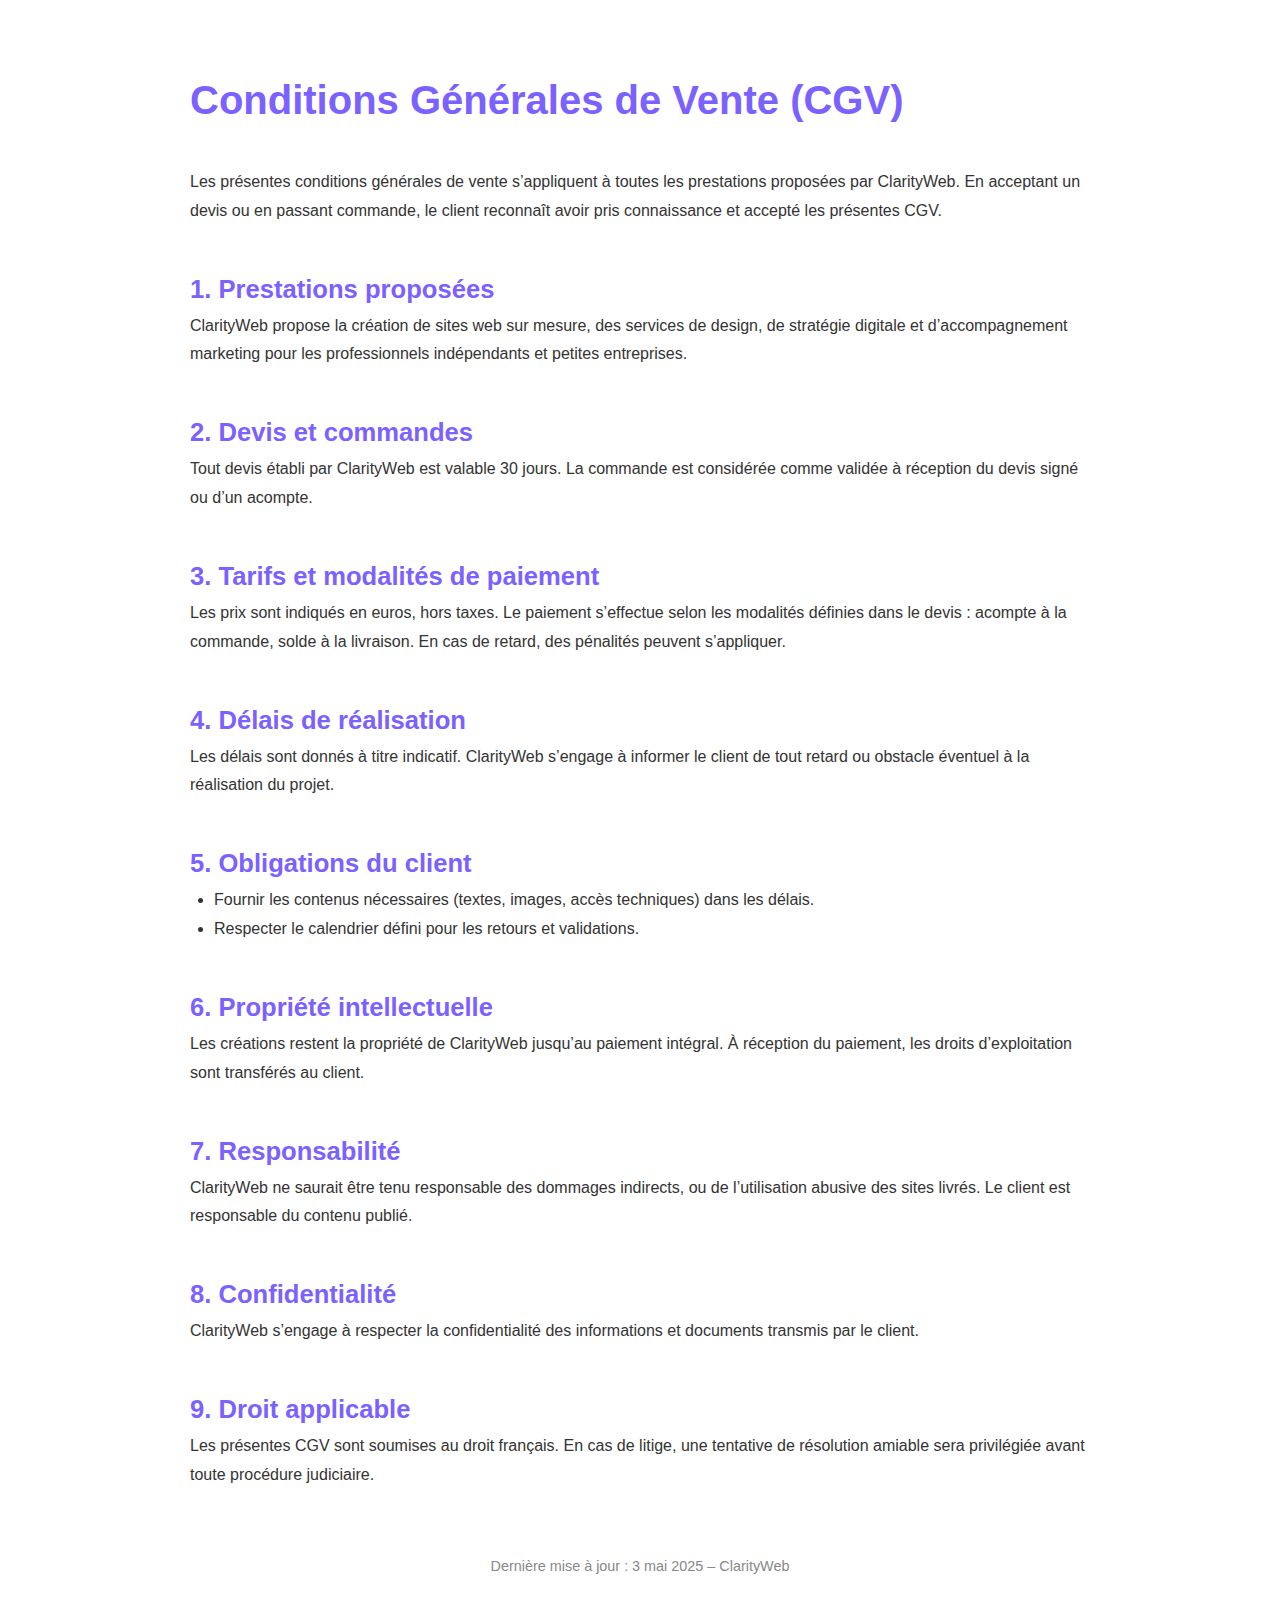
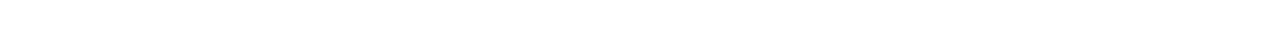
<file: cgv.html>
<!DOCTYPE html>
<html lang="fr">
<head>
  <meta charset="UTF-8">
  <meta name="viewport" content="width=device-width, initial-scale=1.0">
  <title>Conditions Générales de Vente – ClarityWeb</title>
  <link rel="stylesheet" href="style.css">
  <style>
    body {
      font-family: 'Inter', sans-serif;
      background: #fff;
      color: #333;
      padding: 4rem 1rem;
      line-height: 1.8;
    }
    .container {
      max-width: 900px;
      margin: auto;
    }
    h1, h2, h3 {
      color: #7b61ff;
    }
    h1 {
      font-size: 2.5rem;
      margin-bottom: 2rem;
    }
    h2 {
      margin-top: 2.5rem;
      font-size: 1.6rem;
    }
    p {
      margin-bottom: 1.2rem;
    }
    ul {
      padding-left: 1.5rem;
      margin-bottom: 1.2rem;
    }
    footer {
      text-align: center;
      margin-top: 4rem;
      color: #888;
      font-size: 0.9rem;
    }
  </style>
</head>
<body>
  <div class="container">
    <h1>Conditions Générales de Vente (CGV)</h1>

    <p>Les présentes conditions générales de vente s’appliquent à toutes les prestations proposées par ClarityWeb. En acceptant un devis ou en passant commande, le client reconnaît avoir pris connaissance et accepté les présentes CGV.</p>

    <h2>1. Prestations proposées</h2>
    <p>ClarityWeb propose la création de sites web sur mesure, des services de design, de stratégie digitale et d’accompagnement marketing pour les professionnels indépendants et petites entreprises.</p>

    <h2>2. Devis et commandes</h2>
    <p>Tout devis établi par ClarityWeb est valable 30 jours. La commande est considérée comme validée à réception du devis signé ou d’un acompte.</p>

    <h2>3. Tarifs et modalités de paiement</h2>
    <p>Les prix sont indiqués en euros, hors taxes. Le paiement s’effectue selon les modalités définies dans le devis : acompte à la commande, solde à la livraison. En cas de retard, des pénalités peuvent s’appliquer.</p>

    <h2>4. Délais de réalisation</h2>
    <p>Les délais sont donnés à titre indicatif. ClarityWeb s’engage à informer le client de tout retard ou obstacle éventuel à la réalisation du projet.</p>

    <h2>5. Obligations du client</h2>
    <ul>
      <li>Fournir les contenus nécessaires (textes, images, accès techniques) dans les délais.</li>
      <li>Respecter le calendrier défini pour les retours et validations.</li>
    </ul>

    <h2>6. Propriété intellectuelle</h2>
    <p>Les créations restent la propriété de ClarityWeb jusqu’au paiement intégral. À réception du paiement, les droits d’exploitation sont transférés au client.</p>

    <h2>7. Responsabilité</h2>
    <p>ClarityWeb ne saurait être tenu responsable des dommages indirects, ou de l’utilisation abusive des sites livrés. Le client est responsable du contenu publié.</p>

    <h2>8. Confidentialité</h2>
    <p>ClarityWeb s’engage à respecter la confidentialité des informations et documents transmis par le client.</p>

    <h2>9. Droit applicable</h2>
    <p>Les présentes CGV sont soumises au droit français. En cas de litige, une tentative de résolution amiable sera privilégiée avant toute procédure judiciaire.</p>

    <footer>
      Dernière mise à jour : 3 mai 2025 – ClarityWeb
    </footer>
  </div>
</body>
</html>
</file>
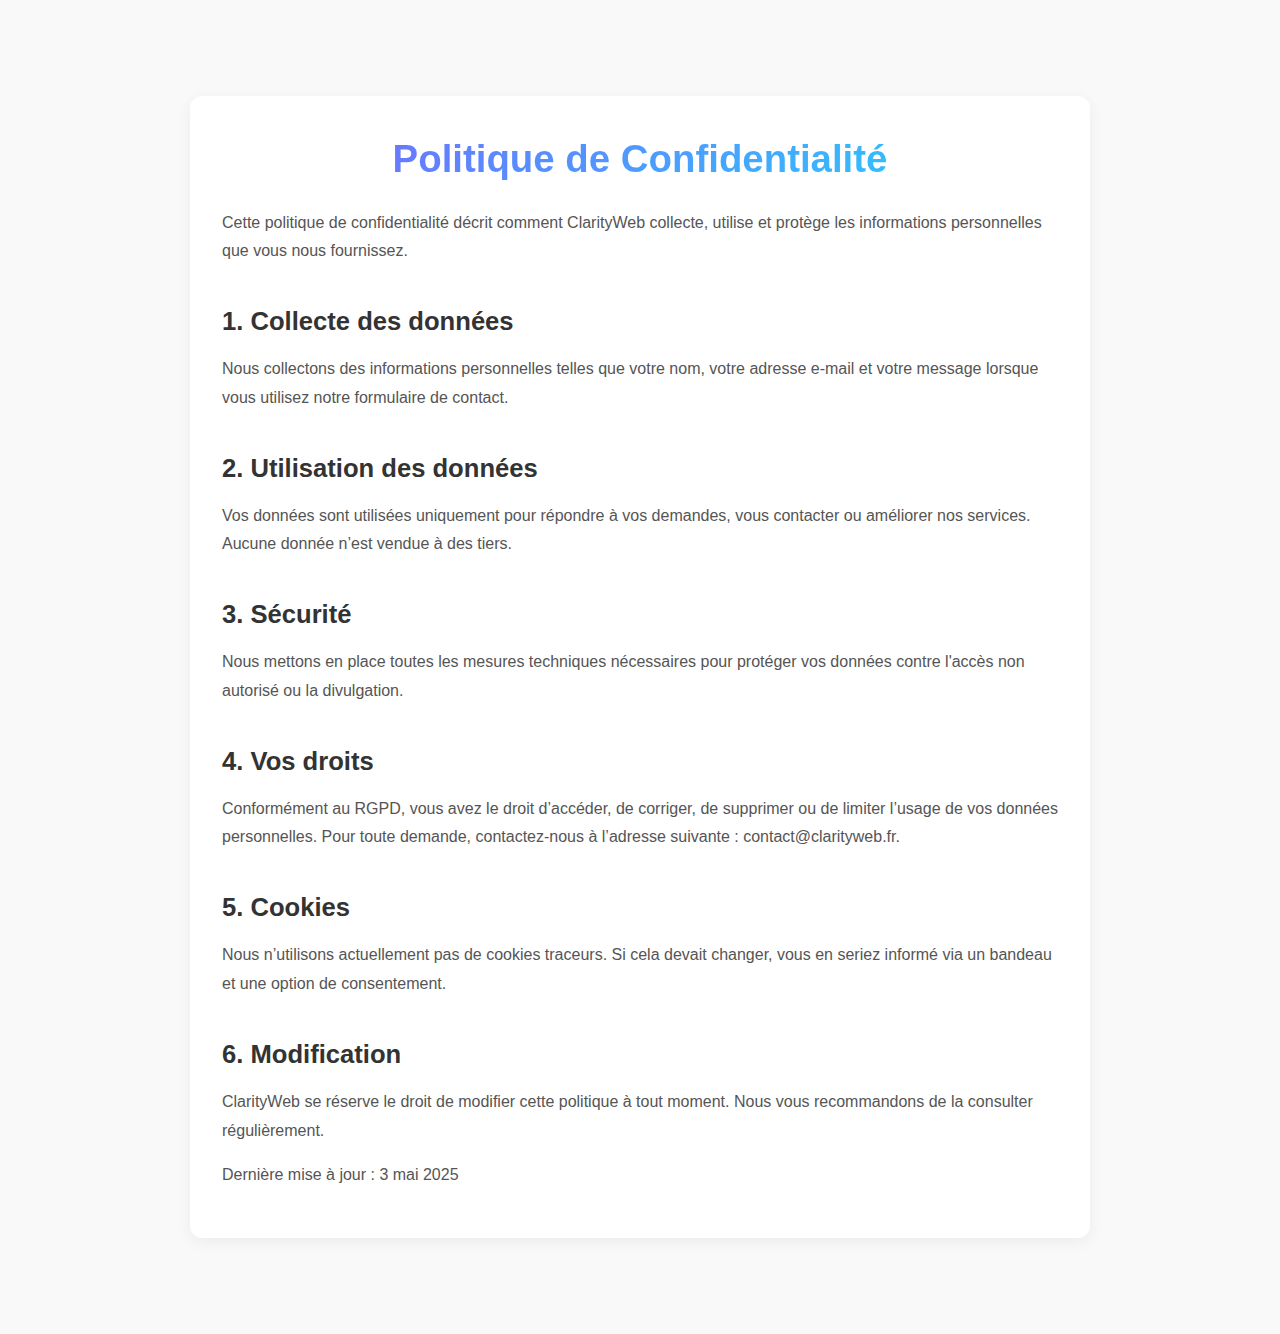
<file: confidentialite.html>
<!DOCTYPE html>
<html lang="fr">
<head>
  <meta charset="UTF-8" />
  <meta name="viewport" content="width=device-width, initial-scale=1.0" />
  <title>Politique de Confidentialité – ClarityWeb</title>
  <link rel="stylesheet" href="confidentialite.css" />
  <style>
    .legal-container {
      max-width: 900px;
      margin: 4rem auto;
      padding: 2rem;
      background-color: #fff;
      border-radius: 12px;
      box-shadow: 0 4px 16px rgba(0, 0, 0, 0.06);
    }
    .legal-container h1 {
      font-size: 2.4rem;
      margin-bottom: 1.2rem;
      color: #7b61ff;
    }
    .legal-container h2 {
      font-size: 1.6rem;
      margin-top: 2.2rem;
      margin-bottom: 0.8rem;
      color: #333;
    }
    .legal-container p {
      line-height: 1.8;
      color: #555;
      margin-bottom: 1rem;
    }
    .legal-container ul {
      margin-bottom: 1.5rem;
      padding-left: 1.5rem;
    }
    .legal-container li {
      margin-bottom: 0.8rem;
      color: #555;
    }
  </style>
</head>
<body>
  <main class="legal-container">
    <h1>Politique de Confidentialité</h1>

    <p>Cette politique de confidentialité décrit comment ClarityWeb collecte, utilise et protège les informations personnelles que vous nous fournissez.</p>

    <h2>1. Collecte des données</h2>
    <p>Nous collectons des informations personnelles telles que votre nom, votre adresse e-mail et votre message lorsque vous utilisez notre formulaire de contact.</p>

    <h2>2. Utilisation des données</h2>
    <p>Vos données sont utilisées uniquement pour répondre à vos demandes, vous contacter ou améliorer nos services. Aucune donnée n’est vendue à des tiers.</p>

    <h2>3. Sécurité</h2>
    <p>Nous mettons en place toutes les mesures techniques nécessaires pour protéger vos données contre l'accès non autorisé ou la divulgation.</p>

    <h2>4. Vos droits</h2>
    <p>Conformément au RGPD, vous avez le droit d’accéder, de corriger, de supprimer ou de limiter l’usage de vos données personnelles. Pour toute demande, contactez-nous à l’adresse suivante : contact@clarityweb.fr.</p>

    <h2>5. Cookies</h2>
    <p>Nous n’utilisons actuellement pas de cookies traceurs. Si cela devait changer, vous en seriez informé via un bandeau et une option de consentement.</p>

    <h2>6. Modification</h2>
    <p>ClarityWeb se réserve le droit de modifier cette politique à tout moment. Nous vous recommandons de la consulter régulièrement.</p>

    <p>Dernière mise à jour : 3 mai 2025</p>
  </main>
</body>
</html>
</file>
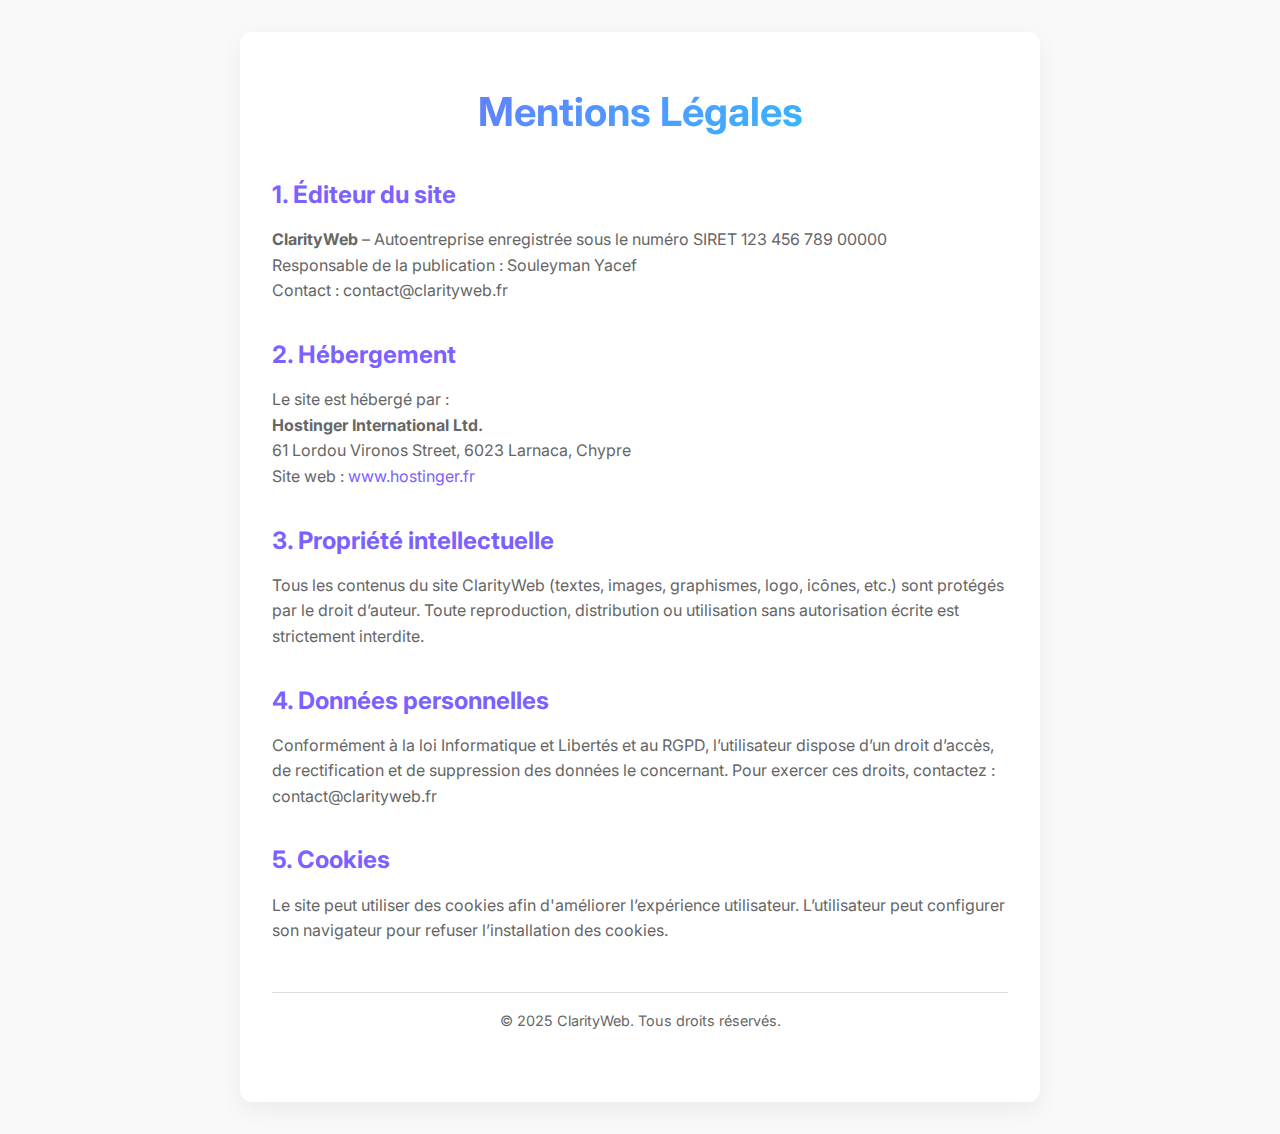
<file: mentions-legales.html>
<!DOCTYPE html>
<html lang="fr">
<head>
  <meta charset="UTF-8">
  <meta name="viewport" content="width=device-width, initial-scale=1.0">
  <title>Mentions Légales - ClarityWeb</title>
  <link rel="stylesheet" href="mentions-legales.css">
  <link href="https://fonts.googleapis.com/css2?family=Inter:wght@400;600;700&display=swap" rel="stylesheet">
</head>
<body>
  <main class="legal-wrapper">
    <h1>Mentions Légales</h1>

    <section>
      <h2>1. Éditeur du site</h2>
      <p><strong>ClarityWeb</strong> – Autoentreprise enregistrée sous le numéro SIRET 123 456 789 00000<br>
      Responsable de la publication : Souleyman Yacef<br>
      Contact : contact@clarityweb.fr</p>
    </section>

    <section>
      <h2>2. Hébergement</h2>
      <p>Le site est hébergé par :<br>
      <strong>Hostinger International Ltd.</strong><br>
      61 Lordou Vironos Street, 6023 Larnaca, Chypre<br>
      Site web : <a href="https://www.hostinger.fr">www.hostinger.fr</a></p>
    </section>

    <section>
      <h2>3. Propriété intellectuelle</h2>
      <p>Tous les contenus du site ClarityWeb (textes, images, graphismes, logo, icônes, etc.) sont protégés par le droit d’auteur. Toute reproduction, distribution ou utilisation sans autorisation écrite est strictement interdite.</p>
    </section>

    <section>
      <h2>4. Données personnelles</h2>
      <p>Conformément à la loi Informatique et Libertés et au RGPD, l’utilisateur dispose d’un droit d’accès, de rectification et de suppression des données le concernant. Pour exercer ces droits, contactez : contact@clarityweb.fr</p>
    </section>

    <section>
      <h2>5. Cookies</h2>
      <p>Le site peut utiliser des cookies afin d'améliorer l’expérience utilisateur. L’utilisateur peut configurer son navigateur pour refuser l’installation des cookies.</p>
    </section>

    <footer class="legal-footer">
      <p>&copy; 2025 ClarityWeb. Tous droits réservés.</p>
    </footer>
  </main>
</body>
</html>
</file>
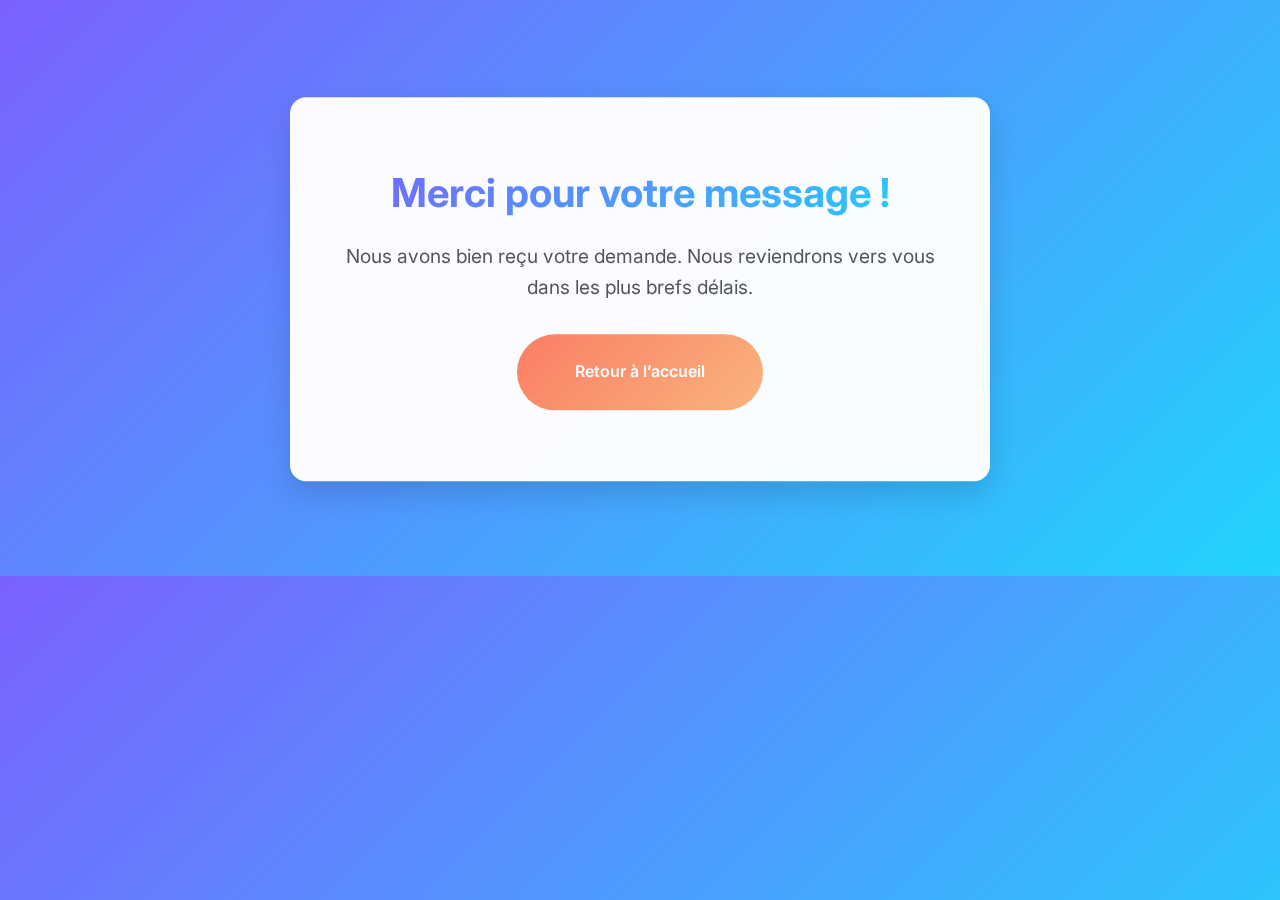
<file: merci.html>
<!DOCTYPE html>
<html lang="fr">
<head>
  <meta charset="UTF-8" />
  <meta name="viewport" content="width=device-width, initial-scale=1.0" />
  <meta name="description" content="ClarityWeb crée des sites web performants pour les indépendants ambitieux : design premium, SEO local, conversion optimisée, accompagnement personnalisé.">
  <meta name="keywords" content="création site web indépendant, site vitrine freelance, agence web indépendant, clarityweb, web design, SEO local, site rapide, site optimisé mobile">
  <meta name="author" content="ClarityWeb">
  <link rel="canonical" href="https://clarityweb.fr/">
  <title>Merci – ClarityWeb</title>
  <link href="https://fonts.googleapis.com/css2?family=Inter:wght@400;600;700&display=swap" rel="stylesheet" />
  <link rel="stylesheet" href="style.css" />
  <style>
    body {
      background: linear-gradient(135deg, #7b61ff, #21d4fd);
      color: white;
      text-align: center;
      padding: 6rem 2rem;
      font-family: 'Inter', sans-serif;
    }
    .merci-container {
      max-width: 700px;
      margin: 0 auto;
      background: white;
      color: #1a1a1a;
      padding: 4rem 2rem;
      border-radius: 16px;
      box-shadow: 0 12px 32px rgba(0, 0, 0, 0.15);
      opacity: 0;
      transform: translateY(50px);
    }
    .merci-container h1 {
      font-size: 2.5rem;
      margin-bottom: 1rem;
      background: linear-gradient(135deg, #7b61ff, #21d4fd);
      -webkit-background-clip: text;
      -webkit-text-fill-color: transparent;
    }
    .merci-container p {
      font-size: 1.2rem;
      margin-bottom: 2rem;
      color: #555;
    }
    .btn-group {
      display: flex;
      justify-content: center;
      gap: 1.5rem;
      flex-wrap: wrap;
    }
    .merci-container a,
    .merci-container button {
      display: inline-block;
      color: white;
      padding: 0.8rem 2rem;
      border-radius: 50px;
      text-decoration: none;
      font-weight: 600;
      transition: background 0.3s ease;
      border: none;
      cursor: pointer;
    }

  </style>
</head>
<body>

  <div class="merci-container" id="merci">
    <h1>Merci pour votre message !</h1>
    <p>Nous avons bien reçu votre demande. Nous reviendrons vers vous dans les plus brefs délais.</p>
    <div class="btn-primary">
      <a href="index.html">Retour à l’accueil</a>
    </div>
  </div>

  <script src="https://cdnjs.cloudflare.com/ajax/libs/gsap/3.12.2/gsap.min.js"></script>
  <script>
    gsap.to("#merci", {
      opacity: 1,
      y: 0,
      duration: 1.2,
      ease: "power3.out"
    });
  </script>

</body>
</html>
</file>
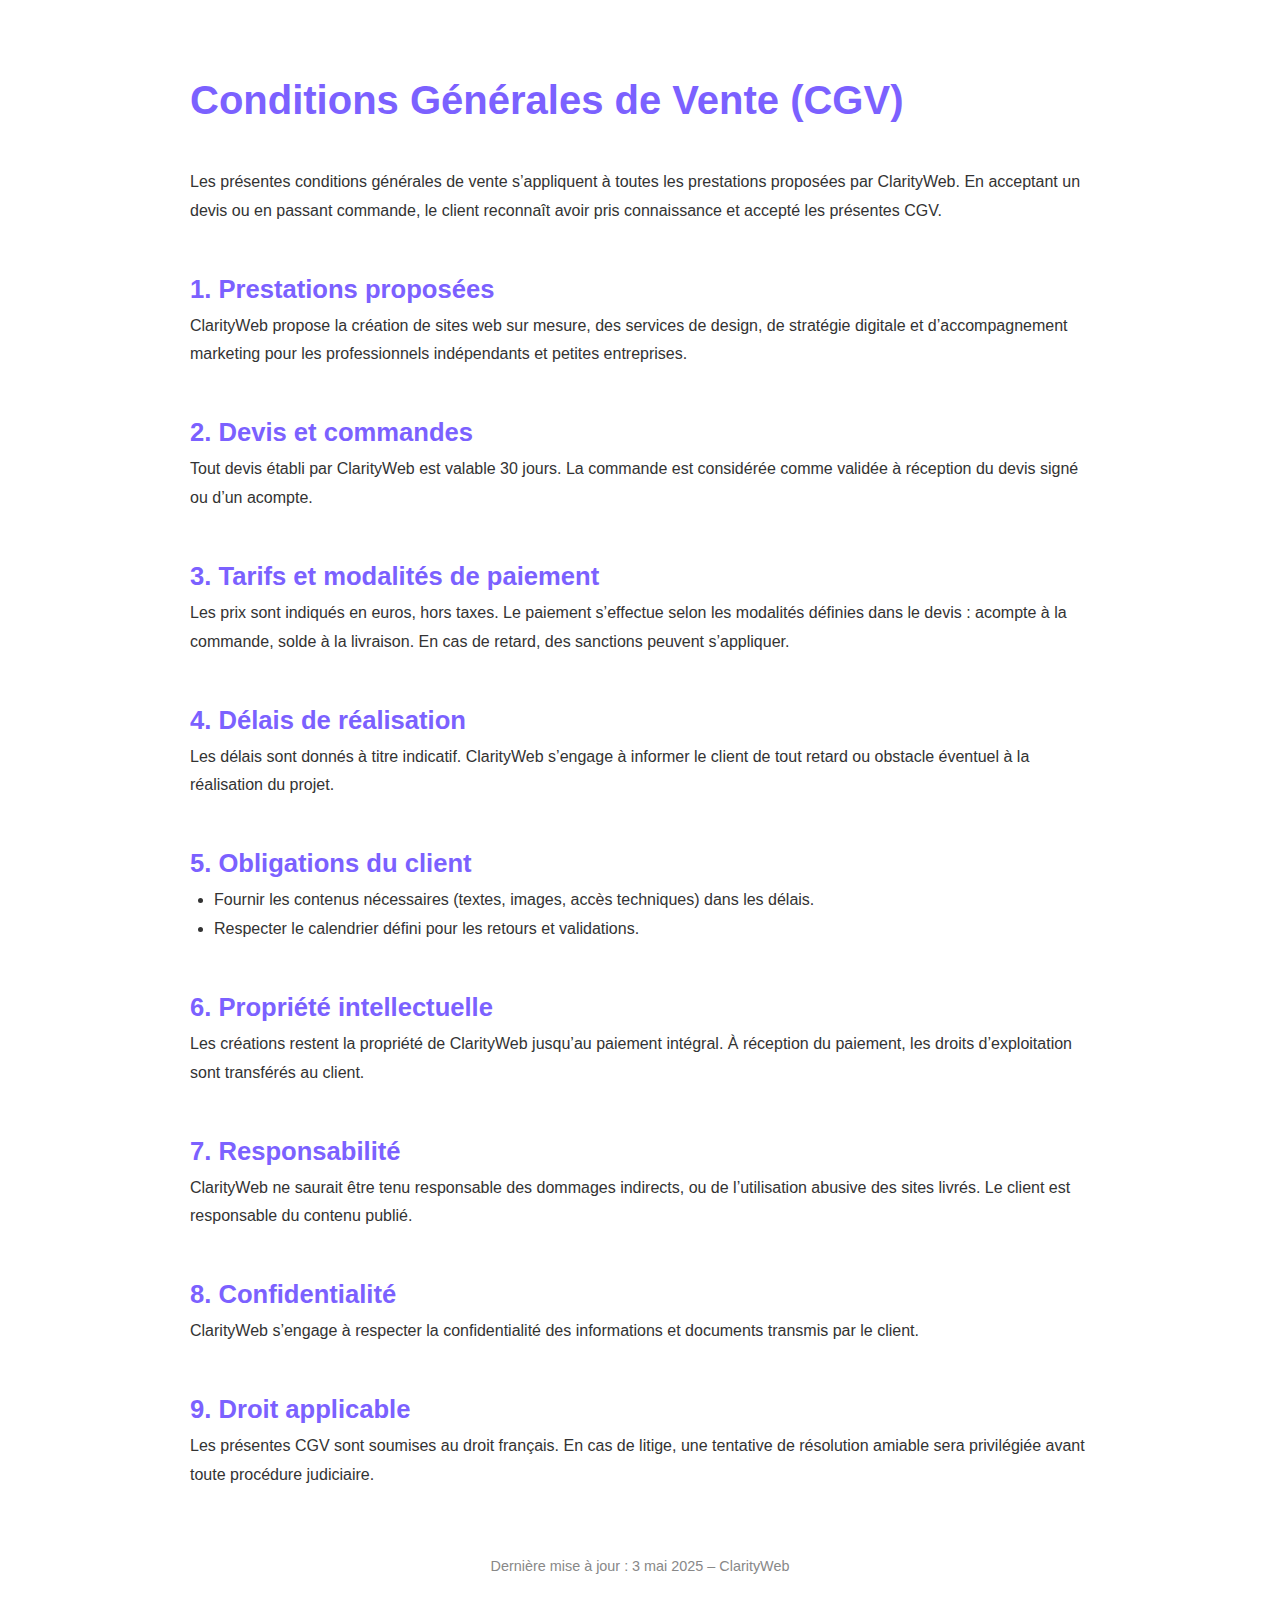
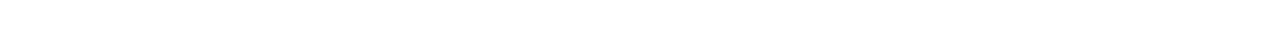
<file: pages/cgv.html>
<!DOCTYPE html>
<html lang="fr">
<head>
  <meta charset="UTF-8">
  <meta name="viewport" content="width=device-width, initial-scale=1.0">
  <meta name="description" content="ClarityWeb crée des sites web performants pour les indépendants ambitieux : design premium, SEO local, conversion optimisée, accompagnement personnalisé.">
  <meta name="keywords" content="création site web indépendant, site vitrine freelance, agence web indépendant, clarityweb, web design, SEO local, site rapide, site optimisé mobile">
  <meta name="author" content="ClarityWeb">
  <link rel="canonical" href="https://clarityweb.fr/">
  <title>Conditions Générales de Vente – ClarityWeb</title>
  <link rel="stylesheet" href="../styles/style.css">
  <style>
    body {
      font-family: 'Inter', sans-serif;
      background: #fff;
      color: #333;
      padding: 4rem 1rem;
      line-height: 1.8;
    }
    .container {
      max-width: 900px;
      margin: auto;
    }
    h1, h2, h3 {
      color: #7b61ff;
    }
    h1 {
      font-size: 2.5rem;
      margin-bottom: 2rem;
    }
    h2 {
      margin-top: 2.5rem;
      font-size: 1.6rem;
    }
    p {
      margin-bottom: 1.2rem;
    }
    ul {
      padding-left: 1.5rem;
      margin-bottom: 1.2rem;
    }
    footer {
      text-align: center;
      margin-top: 4rem;
      color: #888;
      font-size: 0.9rem;
    }
  </style>
</head>
<body>
  <div class="container">
    <h1>Conditions Générales de Vente (CGV)</h1>

    <p>Les présentes conditions générales de vente s’appliquent à toutes les prestations proposées par ClarityWeb. En acceptant un devis ou en passant commande, le client reconnaît avoir pris connaissance et accepté les présentes CGV.</p>

    <h2>1. Prestations proposées</h2>
    <p>ClarityWeb propose la création de sites web sur mesure, des services de design, de stratégie digitale et d’accompagnement marketing pour les professionnels indépendants et petites entreprises.</p>

    <h2>2. Devis et commandes</h2>
    <p>Tout devis établi par ClarityWeb est valable 30 jours. La commande est considérée comme validée à réception du devis signé ou d’un acompte.</p>

    <h2>3. Tarifs et modalités de paiement</h2>
    <p>Les prix sont indiqués en euros, hors taxes. Le paiement s’effectue selon les modalités définies dans le devis : acompte à la commande, solde à la livraison. En cas de retard, des sanctions peuvent s’appliquer.</p>

    <h2>4. Délais de réalisation</h2>
    <p>Les délais sont donnés à titre indicatif. ClarityWeb s’engage à informer le client de tout retard ou obstacle éventuel à la réalisation du projet.</p>

    <h2>5. Obligations du client</h2>
    <ul>
      <li>Fournir les contenus nécessaires (textes, images, accès techniques) dans les délais.</li>
      <li>Respecter le calendrier défini pour les retours et validations.</li>
    </ul>

    <h2>6. Propriété intellectuelle</h2>
    <p>Les créations restent la propriété de ClarityWeb jusqu’au paiement intégral. À réception du paiement, les droits d’exploitation sont transférés au client.</p>

    <h2>7. Responsabilité</h2>
    <p>ClarityWeb ne saurait être tenu responsable des dommages indirects, ou de l’utilisation abusive des sites livrés. Le client est responsable du contenu publié.</p>

    <h2>8. Confidentialité</h2>
    <p>ClarityWeb s’engage à respecter la confidentialité des informations et documents transmis par le client.</p>

    <h2>9. Droit applicable</h2>
    <p>Les présentes CGV sont soumises au droit français. En cas de litige, une tentative de résolution amiable sera privilégiée avant toute procédure judiciaire.</p>

    <footer>
      Dernière mise à jour : 3 mai 2025 – ClarityWeb
    </footer>
  </div>
</body>
</html>
</file>
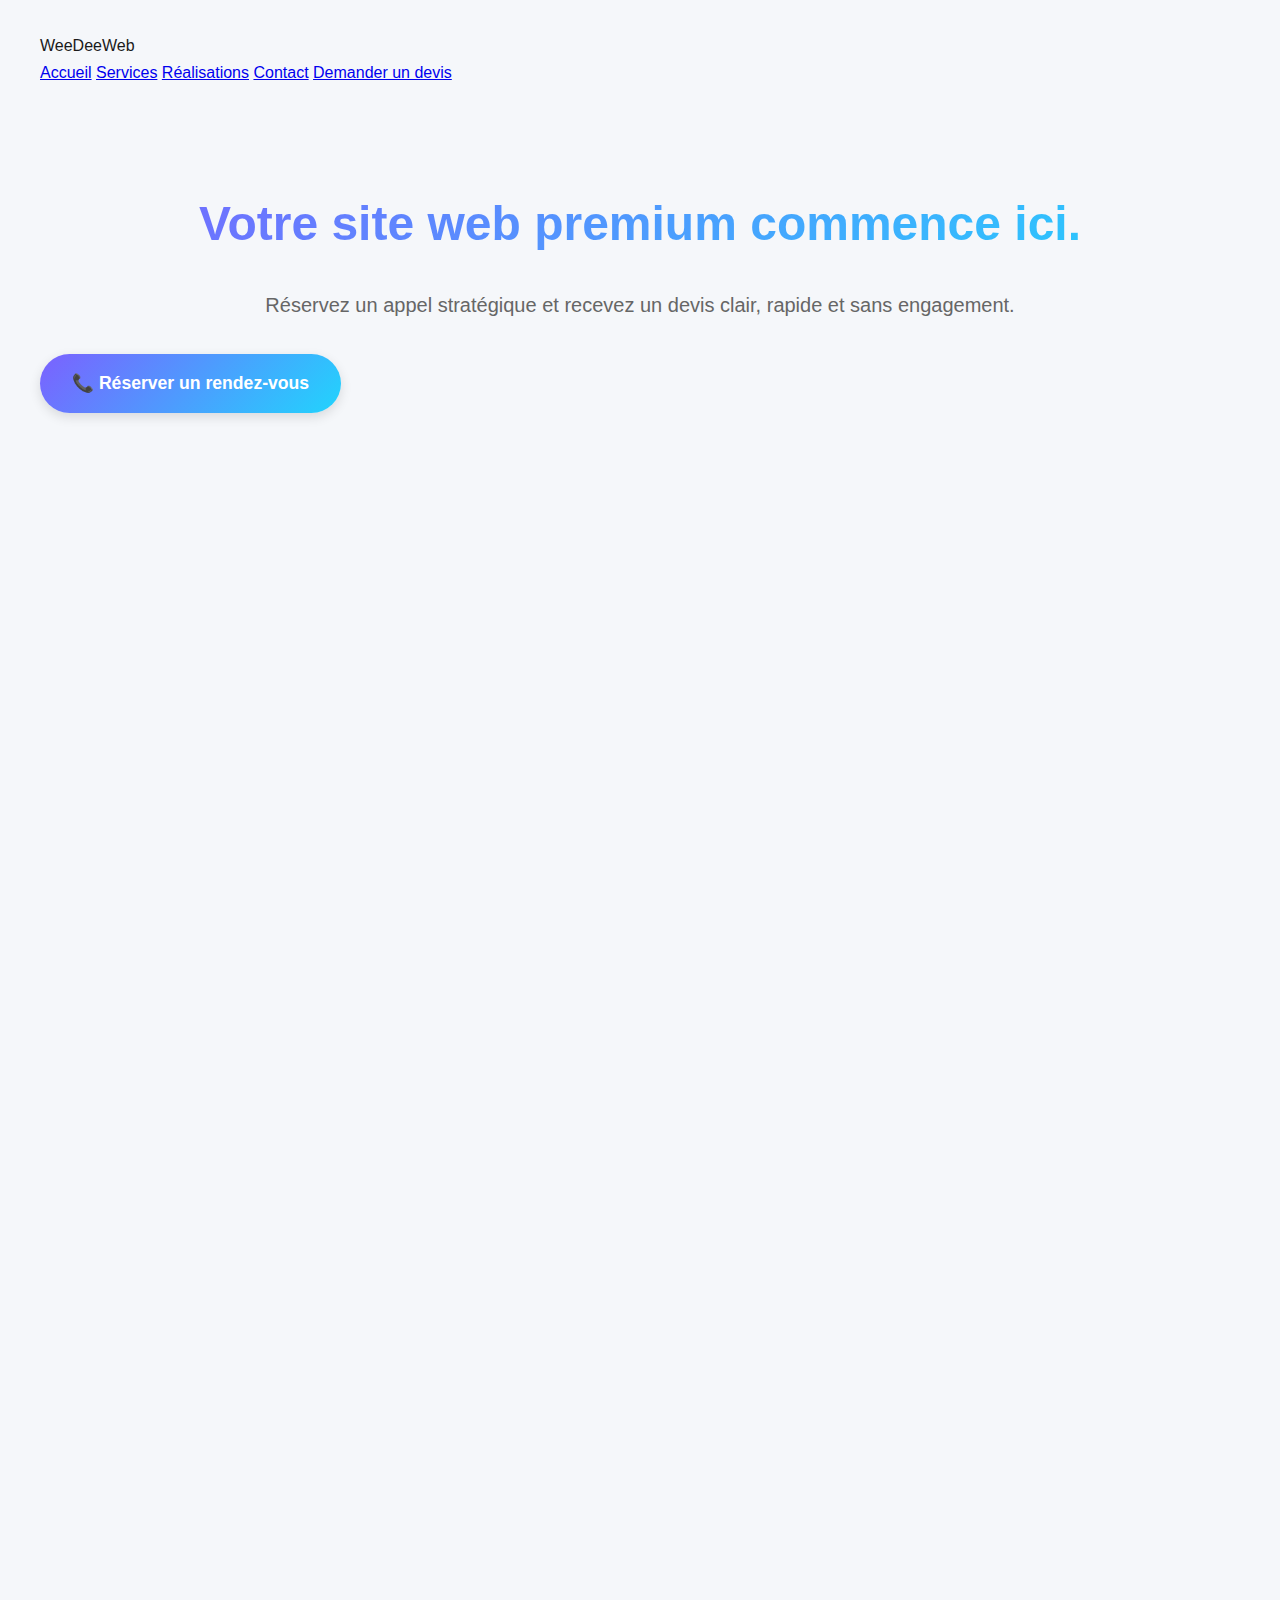
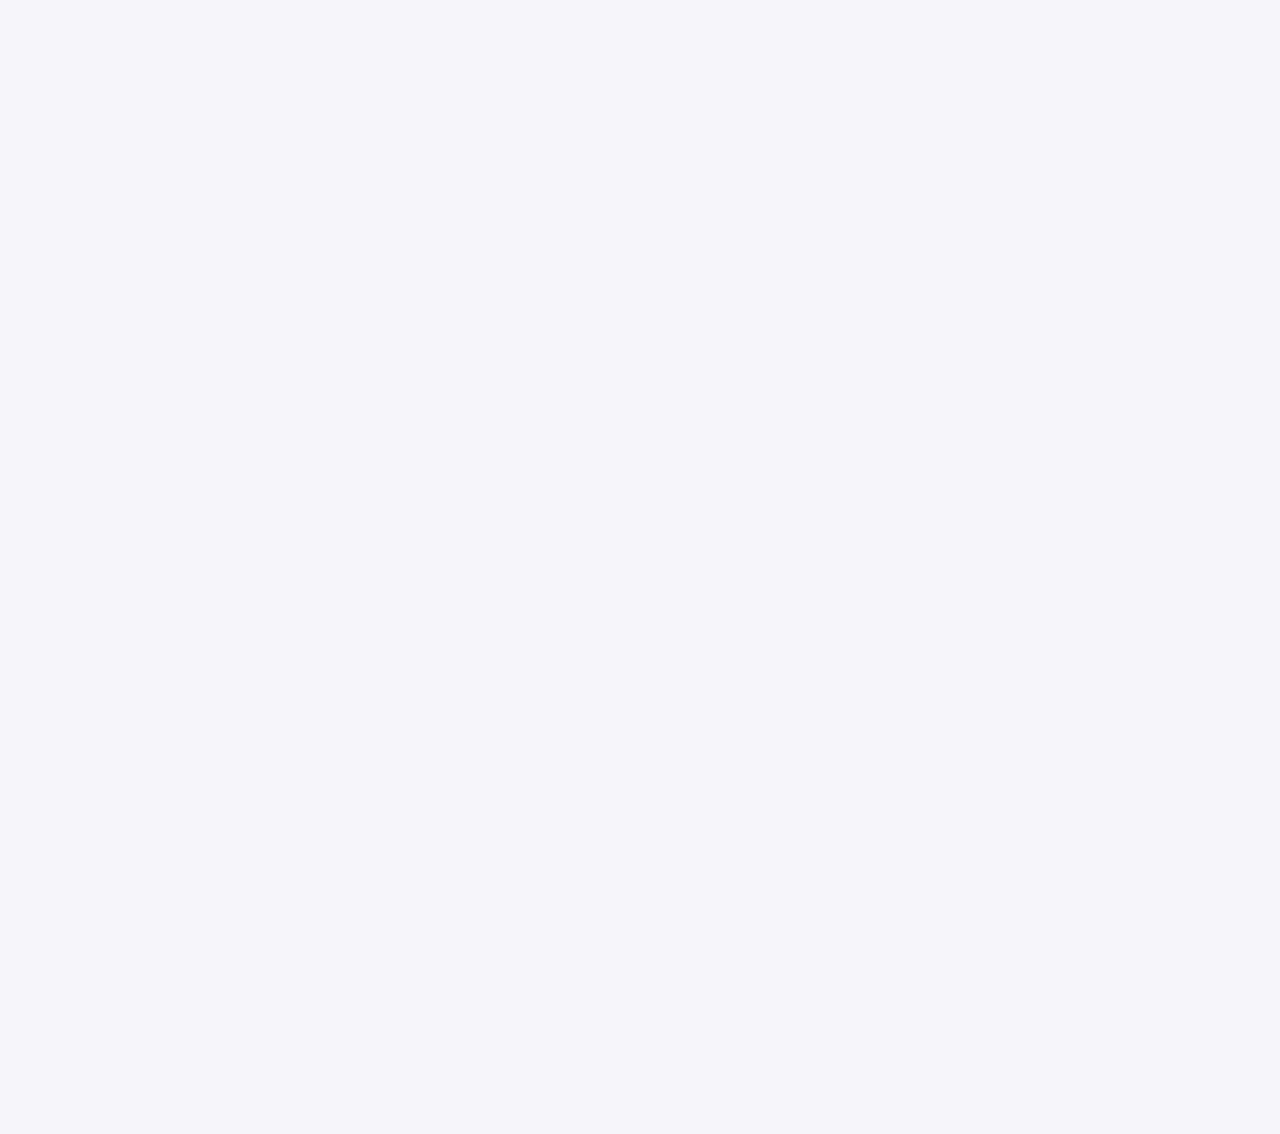
<file: pages/devis.html>
<!DOCTYPE html>
<html lang="fr">
<head>
  <meta charset="UTF-8" />
  <meta name="viewport" content="width=device-width, initial-scale=1.0" />
  <meta name="description" content="Demandez un devis personnalisé pour booster votre activité avec un site web performant, sécurisé et optimisé pour convertir vos visiteurs en clients." />
  <meta name="keywords" content="devis site web, prise de rendez-vous, création site indépendant, site optimisé SEO, agence web premium" />
  <meta name="author" content="WeeDeeWeb">
  <title>Demander un devis – WeeDeeWeb</title>
  <link rel="stylesheet" href="../styles/devis.css" />
  <link href="https://assets.calendly.com/assets/external/widget.css" rel="stylesheet">
  <script src="https://assets.calendly.com/assets/external/widget.js" type="text/javascript" async></script>
  <meta property="og:title" content="Demander un devis – WeeDeeWeb" />
  <meta property="og:description" content="Réservez un appel stratégique, obtenez un devis rapide, et accédez à un site web sécurisé, rapide et pensé pour la conversion." />
  <meta property="og:type" content="website" />
  <meta property="og:url" content="https://weedeeweb.com/pages/devis.html" />
</head>
<body>
  <header class="header">
    <div class="container">
      <div class="logo">Wee<span>DeeWeb</span></div>
      <nav class="nav">
        <a href="../index.html">Accueil</a>
        <a href="../index.html#services">Services</a>
        <a href="../index.html#portfolio">Réalisations</a>
        <a href="../index.html#contact">Contact</a>
        <a href="devis.html" class="btn-cta">Demander un devis</a>
      </nav>
    </div>
  </header>

  <section class="hero-section">
    <div class="container">
      <h1 class="hero-title">Votre site web premium commence ici.</h1>
      <p class="hero-sub">Réservez un appel stratégique et recevez un devis clair, rapide et sans engagement.</p>
      <a href="#formulaire" class="btn-primary">📞 Réserver un rendez-vous</a>
    </div>
  </section>

  <section class="container fade-in" id="formulaire">
    <h2>📅 Choisissez votre créneau</h2>
    <p>Un expert vous rappelle pour évaluer vos besoins gratuitement.</p>
    <div class="calendly-inline-widget" data-url="https://calendly.com/ton-nom/30min" style="min-width:320px;height:700px;"></div>
  </section>

  <section class="container fade-in">
    <h2>📩 Envoyez une demande express</h2>
    <form action="https://formsubmit.co/el/codifu" method="POST" class="contact-form">
      <input type="text" name="_honey" style="display:none">
      <input type="hidden" name="_captcha" value="false">
      <input type="hidden" name="_next" value="../pages/merci.html">
      <input type="text" name="name" placeholder="Votre nom" required>
      <input type="email" name="email" placeholder="Votre e-mail" required>
      <textarea name="message" placeholder="Décrivez brièvement votre besoin..." rows="5" required></textarea>
      <button type="submit" class="btn-primary">📨 Envoyer ma demande</button>
    </form>
  </section>

  <section class="container fade-in">
    <h2>💬 Témoignage client</h2>
    <blockquote>"Une prestation rapide, sécurisée et parfaitement adaptée à mes besoins. J’ai obtenu des clients dès la première semaine !"</blockquote>
    <cite>– Marie, thérapeute à Paris</cite>
  </section>

  <section class="container fade-in">
    <h2>🛡️ Nos engagements</h2>
    <ul class="guarantees">
      <li>🔒 Sécurité HTTPS + conformité RGPD</li>
      <li>⚡ Livraison rapide sous 72h</li>
      <li>🎯 Optimisation SEO & conversion</li>
      <li>📈 Suivi Google Analytics / Pixel Meta</li>
      <li>🤝 Satisfaction ou remboursé</li>
    </ul>
  </section>

  <!-- Suivi conversion (désactivé par défaut) -->
  <!--
  <script>
    !function(f,b,e,v,n,t,s){if(f.fbq)return;n=f.fbq=function(){n.callMethod?
    n.callMethod.apply(n,arguments):n.queue.push(arguments)};
    if(!f._fbq)f._fbq=n;n.push=n;n.loaded=!0;n.version='2.0';
    n.queue=[];t=b.createElement(e);t.async=!0;
    t.src=v;s=b.getElementsByTagName(e)[0];
    s.parentNode.insertBefore(t,s)}(window, document,'script',
    'https://connect.facebook.net/en_US/fbevents.js');
    fbq('init', 'TON_PIXEL_ID'); 
    fbq('track', 'PageView');
  </script>
  -->
</body>
</html>
</file>
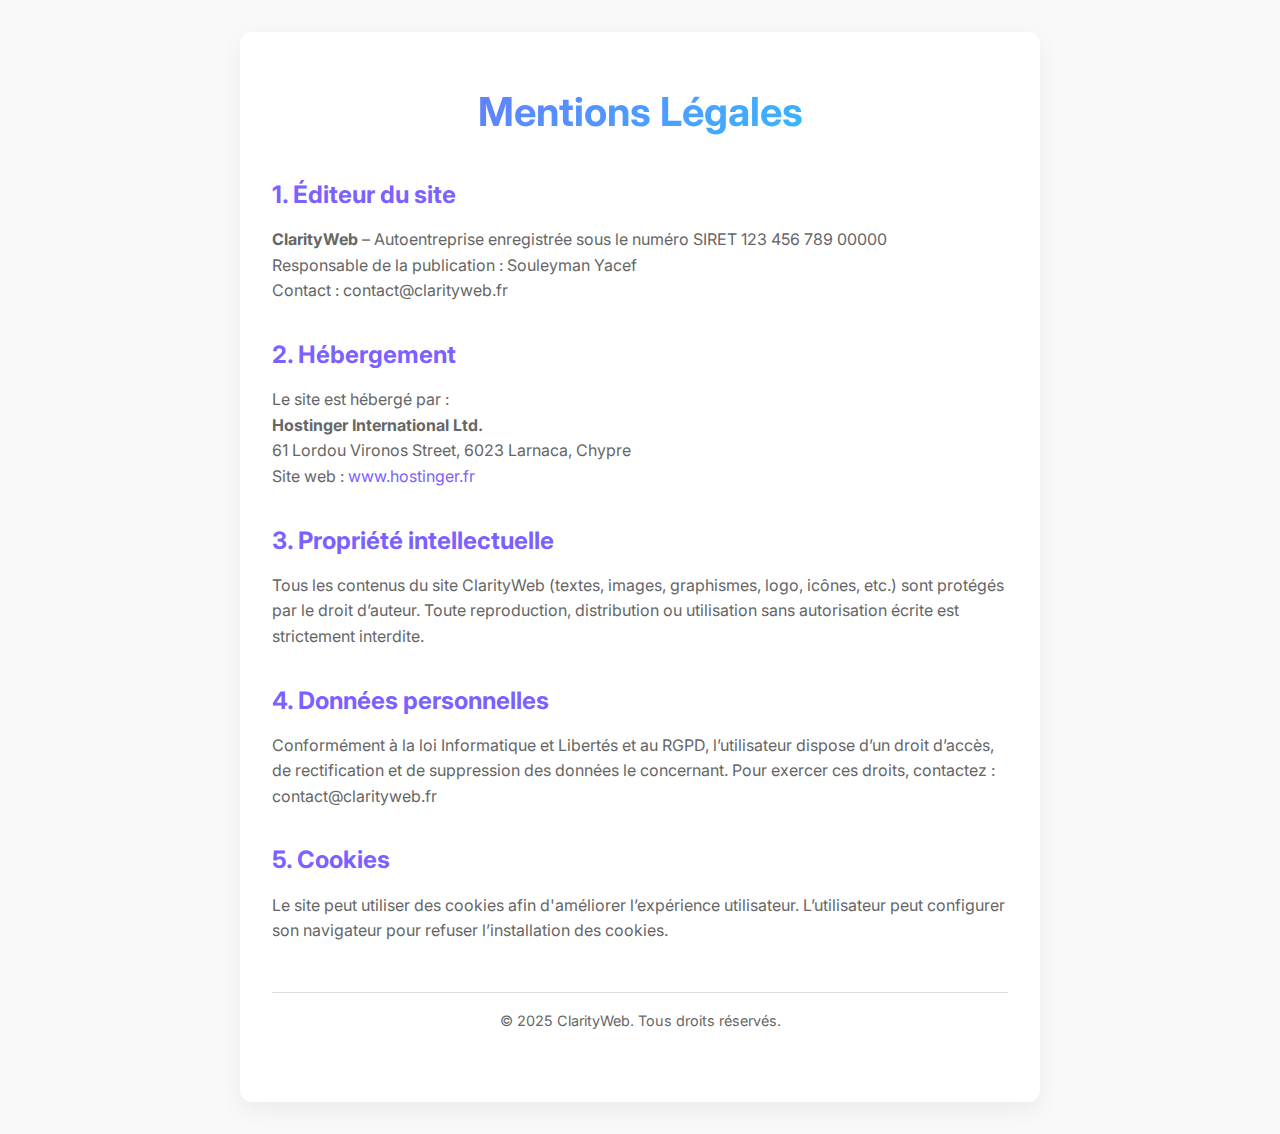
<file: pages/mentions-legales.html>
<!DOCTYPE html>
<html lang="fr">
<head>
  <meta charset="UTF-8">
  <meta name="viewport" content="width=device-width, initial-scale=1.0">
  <meta name="description" content="ClarityWeb crée des sites web performants pour les indépendants ambitieux : design premium, SEO local, conversion optimisée, accompagnement personnalisé.">
  <meta name="keywords" content="création site web indépendant, site vitrine freelance, agence web indépendant, clarityweb, web design, SEO local, site rapide, site optimisé mobile">
  <meta name="author" content="ClarityWeb">
  <link rel="canonical" href="https://clarityweb.fr/">
  <title>Mentions Légales - ClarityWeb</title>
  <link rel="stylesheet" href="../styles/mentions-legales.css">
  <link href="https://fonts.googleapis.com/css2?family=Inter:wght@400;600;700&display=swap" rel="stylesheet">
</head>
<body>
  <main class="legal-wrapper">
    <h1>Mentions Légales</h1>

    <section>
      <h2>1. Éditeur du site</h2>
      <p><strong>ClarityWeb</strong> – Autoentreprise enregistrée sous le numéro SIRET 123 456 789 00000<br>
      Responsable de la publication : Souleyman Yacef<br>
      Contact : contact@clarityweb.fr</p>
    </section>

    <section>
      <h2>2. Hébergement</h2>
      <p>Le site est hébergé par :<br>
      <strong>Hostinger International Ltd.</strong><br>
      61 Lordou Vironos Street, 6023 Larnaca, Chypre<br>
      Site web : <a href="https://www.hostinger.fr">www.hostinger.fr</a></p>
    </section>

    <section>
      <h2>3. Propriété intellectuelle</h2>
      <p>Tous les contenus du site ClarityWeb (textes, images, graphismes, logo, icônes, etc.) sont protégés par le droit d’auteur. Toute reproduction, distribution ou utilisation sans autorisation écrite est strictement interdite.</p>
    </section>

    <section>
      <h2>4. Données personnelles</h2>
      <p>Conformément à la loi Informatique et Libertés et au RGPD, l’utilisateur dispose d’un droit d’accès, de rectification et de suppression des données le concernant. Pour exercer ces droits, contactez : contact@clarityweb.fr</p>
    </section>

    <section>
      <h2>5. Cookies</h2>
      <p>Le site peut utiliser des cookies afin d'améliorer l’expérience utilisateur. L’utilisateur peut configurer son navigateur pour refuser l’installation des cookies.</p>
    </section>

    <footer class="legal-footer">
      <p>&copy; 2025 ClarityWeb. Tous droits réservés.</p>
    </footer>
  </main>
</body>
</html>
</file>
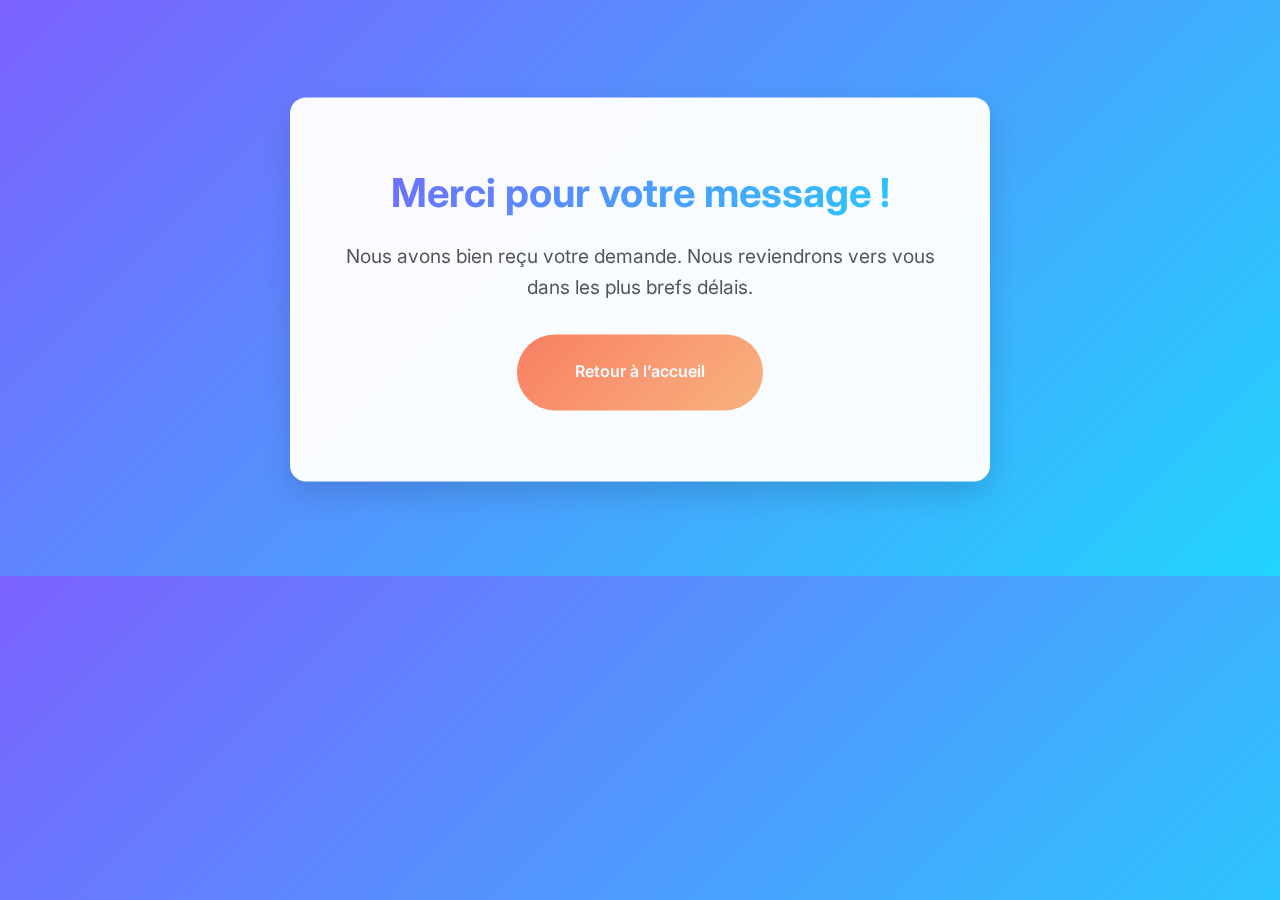
<file: pages/merci.html>
<!DOCTYPE html>
<html lang="fr">
<head>
  <meta charset="UTF-8" />
  <meta name="viewport" content="width=device-width, initial-scale=1.0" />
  <meta name="description" content="WeeDeeWeb crée des sites web performants pour les indépendants ambitieux : design premium, SEO local, conversion optimisée, accompagnement personnalisé.">
  <meta name="keywords" content="création site web indépendant, site vitrine freelance, agence web indépendant, WeeDeeWeb, web design, SEO local, site rapide, site optimisé mobile">
  <meta name="author" content="WeeDeeWeb">
  <link rel="canonical" href="https://WeeDeeWeb.fr/">
  <title>Merci – WeeDeeWeb</title>
  <link href="https://fonts.googleapis.com/css2?family=Inter:wght@400;600;700&display=swap" rel="stylesheet" />
  <link rel="stylesheet" href="../styles/style.css" />
  <style>
    body {
      background: linear-gradient(135deg, #7b61ff, #21d4fd);
      color: white;
      text-align: center;
      padding: 6rem 2rem;
      font-family: 'Inter', sans-serif;
    }
    .merci-container {
      max-width: 700px;
      margin: 0 auto;
      background: white;
      color: #1a1a1a;
      padding: 4rem 2rem;
      border-radius: 16px;
      box-shadow: 0 12px 32px rgba(0, 0, 0, 0.15);
      opacity: 0;
      transform: translateY(50px);
    }
    .merci-container h1 {
      font-size: 2.5rem;
      margin-bottom: 1rem;
      background: linear-gradient(135deg, #7b61ff, #21d4fd);
      -webkit-background-clip: text;
      -webkit-text-fill-color: transparent;
    }
    .merci-container p {
      font-size: 1.2rem;
      margin-bottom: 2rem;
      color: #555;
    }
    .btn-group {
      display: flex;
      justify-content: center;
      gap: 1.5rem;
      flex-wrap: wrap;
    }
    .merci-container a,
    .merci-container button {
      display: inline-block;
      color: white;
      padding: 0.8rem 2rem;
      border-radius: 50px;
      text-decoration: none;
      font-weight: 600;
      transition: background 0.3s ease;
      border: none;
      cursor: pointer;
    }

  </style>
</head>
<body>

  <div class="merci-container" id="merci">
    <h1>Merci pour votre message !</h1>
    <p>Nous avons bien reçu votre demande. Nous reviendrons vers vous dans les plus brefs délais.</p>
    <div class="btn-primary">
      <a href="index.html">Retour à l’accueil</a>
    </div>
  </div>

  <script src="https://cdnjs.cloudflare.com/ajax/libs/gsap/3.12.2/gsap.min.js"></script>
  <script>
    gsap.to("#merci", {
      opacity: 1,
      y: 0,
      duration: 1.2,
      ease: "power3.out"
    });
  </script>

</body>
</html>
</file>
<file: style.css>
/* ================================
   ClarityWeb - style.css premium
   ================================ */

   :root {
    --primary: #7b61ff;
    --secondary: #21d4fd;    
    --primary-light: #a074ff;
    --secondary-light: #ffb085;
    --dark: #1a1a1a;
    --light: #f8f9fb;
    --white: #ffffff;
    --gray: #888;
    --text: #333;
    --shadow: rgba(0, 0, 0, 0.08);
    --radius: 12px;
    --transition: 0.3s ease;
    --gradient: linear-gradient(135deg, #7b61ff, #21d4fd);
    --fast-transition: 0.25s ease-in-out;
  }
  
  * {
    margin: 0;
    padding: 0;
    box-sizing: border-box;
    transition: var(--fast-transition);
  }

  .custom-cursor {
    position: fixed;
    top: 0;
    left: 0;
    width: 20px;
    height: 20px;
    border: 2px solid var(--primary);
    border-radius: 50%;
    pointer-events: none;
    transform: translate(-50%, -50%);
    transition: transform 0.15s ease;
    z-index: 10000;
  }
  
  .custom-cursor.hover {
    transform: translate(-50%, -50%) scale(1.5);
    background-color: var(--primary-light);
  }
  
  body {
    font-family: 'Inter', sans-serif;
    background-color: var(--white);
    color: var(--text);
    line-height: 1.6;
    scroll-behavior: smooth;
  }

  .container {
    width: 90%;
    max-width: 1200px;
    margin: auto;
  }
  
  #preloader {
    position: fixed;
    top: 0;
    left: 0;
    width: 100%;
    height: 100%;
    background: var(--white);
    display: flex;
    align-items: center;
    justify-content: center;
    z-index: 9999;
  }
  
  .loader {
    width: 60px;
    height: 60px;
    border: 6px solid var(--primary-light);
    border-top: 6px solid var(--primary);
    border-radius: 50%;
    animation: spin 1s linear infinite;
  }
  
  @keyframes spin {
    to {
      transform: rotate(360deg);
    }
  }
  
  .parallax-img {
    will-change: transform;
    transition: transform 0.2s ease-out;
  }
  
  .header {
    background: var(--white);
    padding: 1.5rem 0;
    position: sticky;
    top: 0;
    z-index: 1000;
    box-shadow: 0 4px 12px var(--shadow);
  }
  
  .header .container {
    display: flex;
    justify-content: space-between;
    align-items: center;
    flex-wrap: wrap;
  }
  
  .logo {
    font-size: 2rem;
    font-weight: 700;
    background: var(--gradient);
    -webkit-background-clip: text;
    -webkit-text-fill-color: transparent;
  }
  
  .nav {
    display: flex;
    gap: 1.5rem;
    align-items: center;
  }
  
  .nav a {
    text-decoration: none;
    color: var(--text);
    font-weight: 500;
    transition: color var(--transition);
    position: relative;
  }
  
  .nav a::after {
    content: '';
    position: absolute;
    bottom: -6px;
    left: 0;
    width: 0;
    height: 2px;
    background: var(--primary);
    transition: width 0.3s;
  }
  
  .nav a:hover {
    color: var(--primary);
  }
  
  .nav a:hover::after {
    width: 100%;
  }

/* === Animation visuelle au clic sur un lien de la navbar === */
.nav a.active-anim {
  position: relative;
  color: var(--primary);
}

/* Barre de soulignement animée */
.nav a.active-anim::after,
.nav a.animate::after {
  content: '';
  position: absolute;
  left: 0;
  bottom: -4px;
  width: 100%;
  height: 2px;
  background: var(--primary, #7b61ff);
  transform: scaleX(0);
  transform-origin: left;
  transition: transform 0.3s ease;
}

/* Déclenche l’animation */
.nav a.animate::after {
  transform: scaleX(1);
}

  
  .btn-cta {
    display: inline-block;
    padding: 0.6rem 1.4rem;

    border-radius: 50px;
    font-weight: 600;
    background: var(--gradient);
    color: #fff;
    text-decoration: none;
    position: relative;
    overflow: hidden;
    transition: all 0.4s ease;
    border: none;
    z-index: 1;
    text-align: center;
  }
  
  .project-description {
    margin-top: 1.5rem; /* ou 5% si tu préfères en pourcentage */
  }
  
  .project-description.secret {
    text-transform: uppercase;
    margin-top: 1.5rem;
  }
  
  .emoji-secret {
    font-size: 2rem;
    text-align: center;
    margin-top: 1rem;
  }
  

  .btn-cta::before {
    content: '';
    position: absolute;
    width: 100%;
    height: 100%;
    background: linear-gradient(135deg, #21d4fd, #7b61ff);
    top: 0;
    left: -100%;
    transition: 0.4s ease;
    z-index: -1;
  }
  
  .btn-cta:hover::before {
    left: 0;
  }
  
  .btn-cta:hover {
    transform: scale(1.05);
  }
  
  .btn-cta.site {
    margin-top: 1.5rem; /* ou 5%, selon ton design */
    display: inline-block;
  }
  
  /* Spécifique au header */
  .nav .nav-btn {
    margin-left: 1rem;
    font-size: 0.95rem;
    padding: 0.5rem 1.2rem;
    white-space: nowrap;
  }
  
  .hero-section {
    position: relative;
    background: linear-gradient(to right, #1e1e2f, #10111f);
    color: var(--white);
    padding: 5rem 2rem 2rem; /* Moins d'espace en bas */
    overflow: hidden;
  }
  
  
  .hero-title {
    font-size: 3.4rem;
    font-weight: 800;
    line-height: 1.2;
    margin-bottom: 1rem;
    background: linear-gradient(135deg, var(--primary), var(--secondary));
    -webkit-background-clip: text;
    -webkit-text-fill-color: transparent;
  }
  
  .hero-content {
    flex: 1;
    min-width: 320px;
    max-width: 600px;
  }
  
  .hero-grid {
    display: flex;
    align-items: center;
    justify-content: space-between;
    flex-wrap: wrap;
    gap: 3rem;
  }

  .hero-content h1 {
    font-size: 3.6rem;
    font-weight: 800;
    line-height: 1.2;
    margin-bottom: 1.2rem;
  }

  .hero-content h1 span {
    display: inline-block;
    padding: 0.2em 0.6em;
    background: rgba(255, 255, 255, 0.05);
    border: 1px solid rgba(255, 255, 255, 0.15);
    border-radius: 8px;
    color: var(--white);
    box-shadow: 0 0 12px rgba(33, 212, 253, 0.3);
    backdrop-filter: blur(6px);
    font-weight: 700;
    font-size: 3.6rem;
    animation: pulseBorder 1.4s ease-in-out infinite;
  }
  
  
  .hero-content p {
    font-size: 1.25rem;
    margin-bottom: 1.5rem;
    font-weight: 500;
    color: var(--white);
  }



  .hero p {
    font-size: 1.2rem;
    margin-bottom: 2rem;
    font-weight: 500;
  }
  
  .btn-primary {
    display: inline-block;
    background: linear-gradient(135deg, #ff7e5f, #feb47b);
    color: white;
    padding: 0.75rem 1.6rem;
    font-weight: 600;
    border: none;
    border-radius: 50px;
    cursor: pointer;
    font-size: 1rem;
    transition: all 0.4s ease;
    position: relative;
    overflow: hidden;
    text-align: center;
    text-decoration: none;
    z-index: 1;
  }
  
  .btn-primary::before {
    content: '';
    position: absolute;
    top: 0;
    left: -100%;
    width: 100%;
    height: 100%;
    background: linear-gradient(135deg, #feb47b, #ff7e5f);
    color: #fff;
    transition: all 0.4s ease;
    z-index: -1;
  }
  
  .btn-primary:hover::before {
    left: 0;
  }
  
  .btn-primary:hover {
    transform: scale(1.05);
  }

  .price{
    margin-top: 1.5rem;
  }
  
  .hero-image {
    flex: 1;
    min-width: 300px;
    max-width: 550px;
    text-align: center;
  }
  
  .hero-image img {
    width: 100%;
    max-width: 100%;
    height: auto;
    animation: floatImage 6s ease-in-out infinite;
    filter: drop-shadow(0 0 40px rgba(99, 102, 241, 0.5));
  }

  @keyframes floatImage {
    0%, 100% { transform: translateY(0); }
    50% { transform: translateY(-10px); }
  }

  @keyframes glowText {
    from {
      text-shadow: 0 0 8px var(--primary-light);
    }
    to {
      text-shadow: 0 0 20px var(--secondary-light), 0 0 30px var(--secondary);
    }
  }

  @keyframes softPulse {
    0% {
      text-shadow: 0 2px 4px rgba(0, 0, 0, 0.25),
                   0 0 8px rgba(255, 255, 255, 0.15),
                   0 0 16px rgba(123, 97, 255, 0.15);
    }
    100% {
      text-shadow: 0 2px 4px rgba(0, 0, 0, 0.25),
                   0 0 14px rgba(255, 255, 255, 0.3),
                   0 0 28px rgba(123, 97, 255, 0.35);
    }
  }

  @keyframes pulseBorder {
    0%, 100% {
      transform: scale(1);
      box-shadow: 0 0 12px rgba(33, 212, 253, 0.3);
    }
    50% {
      transform: scale(1.06);
      box-shadow: 0 0 20px rgba(33, 212, 253, 0.5);
    }
  }
  

  .logo-marquee {
    position: relative;
    overflow: hidden;
    background-color: rgba(255, 255, 255, 0.04);
    padding: 1.5rem 0;
    width: 100%;
  }

  .logo-track {
    display: flex;
    animation: scrollLoop 10s linear infinite;
  }


  .logo-track img:hover {
    opacity: 1;
    filter: none;
  }

  .logo-set {
    display: flex;
    gap: 2.5rem;
    margin-right: 2.5rem; /* 👈 espace entre chaque répétition */
  }

  .logo-set img {
    height: 36px;
    margin-right: 3rem;
    filter: grayscale(100%) brightness(1.2);
    opacity: 0.85;
    transition: opacity 0.3s ease;
  }

  .logo-set img:hover {
    opacity: 1;
    filter: none;
  }

  @keyframes scroll {
    0% {
      transform: translateX(0);
    }
    100% {
      transform: translateX(-100%);
    }
  }

  .about-section-uiux {
    background: radial-gradient(circle at top left, #ffffff 0%, #f2f4f8 100%);
    padding: 8rem 2rem;
    text-align: center;
    position: relative;
    overflow: hidden;
  }

  .about-heading {
    font-size: 3rem;
    font-weight: 800;
    line-height: 1.2;
    max-width: 880px;
    margin: 0 auto 2rem;
    background: var(--gradient);
    -webkit-background-clip: text;
    -webkit-text-fill-color: transparent;
    animation: glowText 2s ease-in-out infinite alternate;
  }

  .about-subtext {
    font-size: 1.3rem;
    font-weight: 500;
    line-height: 1.8;
    color: var(--text);
    max-width: 760px;
    margin: 0 auto 1.8rem;
  }

  .about-section-uiux strong {
    color: var(--primary);
    font-weight: 700;
  }
  
  .about-section-uiux h2 {
    font-size: 3rem;
    font-weight: 800;
    -webkit-background-clip: text;
    -webkit-text-fill-color: transparent;
    margin-bottom: 2rem;
    max-width: 900px;
    margin-inline: auto;
    line-height: 1.3;
  }
  
  @keyframes glowText {
    from {
      text-shadow: 0 0 8px rgba(123, 97, 255, 0.3);
    }
    to {
      text-shadow: 0 0 20px rgba(123, 97, 255, 0.5), 0 0 30px rgba(33, 212, 253, 0.4);
    }
  }
  
  .about-section-uiux p {
    font-size: 1.25rem;
    font-weight: 500;
    color: var(--text);
    max-width: 780px;
    margin: 0 auto 1.8rem;
    line-height: 1.75;
  }
  
  .about-section-uiux .features {
    display: grid;
    grid-template-columns: repeat(auto-fit, minmax(260px, 1fr));
    gap: 2.5rem;
    margin-top: 4rem;
  }
  
  .about-section-uiux .feature {
    background: #ffffff;
    padding: 2.5rem;
    border-radius: var(--radius);
    box-shadow: 0 12px 32px rgba(0, 0, 0, 0.06);
    transition: transform 0.3s ease, box-shadow 0.3s ease;
  }
  
  .about-section-uiux .feature:hover {
    transform: translateY(-6px);
    box-shadow: 0 18px 48px rgba(0, 0, 0, 0.1);
  }
  
  .about-section-uiux .feature img {
    width: 150px;
    height: auto;
    margin-bottom: 1.2rem;
  }
  
  .about-section-uiux .feature h3 {
    font-size: 1.3rem;
    font-weight: 700;
    color: var(--primary);
    margin-bottom: 0.6rem;
  }
  
  .about-section-uiux .feature p {
    font-size: 1rem;
    color: var(--gray);
    line-height: 1.6;
  }
  
  .about-section-uiux .btn-primary {
    margin-top: 4rem;
  }
  

  .services, .about-section, .portfolio-section, .pricing-section {
    padding: 6rem 0;
  }
  
  .service-grid, .portfolio-grid, .pricing-grid {
    display: grid;
    grid-template-columns: repeat(auto-fit, minmax(280px, 1fr));
    gap: 2rem;
    margin-top: 2rem;
  }
  
  .service-card, .portfolio-item, .pricing-card {
    background: var(--white);
    padding: 2rem;
    border-radius: var(--radius);
    box-shadow: 0 4px 16px var(--shadow);
    text-align: center;
    transition: transform var(--transition), box-shadow var(--transition);
  }

  .service-card {
    background: var(--white);
    padding: 3rem 2rem 2rem; /* on ajoute de l'espace pour l'icône */
    border-radius: var(--radius);
    box-shadow: 0 4px 16px var(--shadow);
    text-align: center;
    transition: transform 0.4s ease, box-shadow 0.4s ease;
    will-change: transform;
  }

  .service-card * {
    position: relative;
    z-index: 1;
  }
  
  .service-card:hover {
    transform: translateY(-6px) scale(1.03);
    box-shadow: 0 12px 32px rgba(0, 0, 0, 0.12);
    
  }

  .service-card:hover, .portfolio-item:hover, .pricing-card:hover {
    transform: translateY(-6px) !important;
    box-shadow: 0 8px 24px var(--shadow) !important;
  }
  
  .service-card h3, .pricing-card h3 {
    color: var(--primary);
    margin-bottom: 0.5rem;
  }
  
  .service-card p, .pricing-card ul li, .about-text ul li, .portfolio-item p {
    color: var(--gray);
  }
  
  .service-card {
    perspective: 1000px;
    transform-style: preserve-3d;
    transition: transform 0.4s ease;
  }
  .service-card:hover {
    transform: rotateY(5deg) scale(1.02);
  }
  
  .service-card:hover::before {
    opacity: 0.06;
  }

  .service-card::before {
    content: "";
    position: absolute;
    top: -50%;
    left: -50%;
    width: 200%;
    height: 200%;
    background: linear-gradient(135deg, var(--primary-light), var(--secondary-light));
    opacity: 0;
    transition: opacity 0.5s ease;
    z-index: 0;
  }

  .btn-outline {
    position: relative;
    display: inline-block;
    padding: 0.6rem 1.4rem;
    font-weight: 600;
    color: #ff7e5f;
    border: 2px solid #ff7e5f;
    border-radius: 50px;
    background-color: transparent;
    transition: all 0.3s ease;
    overflow: hidden;
    z-index: 1;
    text-decoration: none;
    text-align: center;
  }
  
  .btn-outline::before {
    content: '';
    position: absolute;
    width: 0%;
    height: 100%;
    top: 0;
    left: 0;
    background: #ff7e5f;
    z-index: -1;
    transition: 0.3s ease;
  }
  
  .btn-outline:hover::before {
    width: 100%;
  }
  
  .btn-outline:hover {
    color: white;
  }
  
  .about-grid {
    display: flex;
    align-items: center;
    gap: 3rem;
    flex-wrap: wrap;
  }
  
  .about-text h2 {
    font-size: 2rem;
    margin-bottom: 1rem;
  }
  
  .about-image img {
    width: 100%;
    max-width: 500px;
  }
  
  .pricing-card h4 {
    font-size: 2rem;
    color: var(--secondary);
    margin: 1rem 0;
  }

  /* ===== Contact Section améliorée ===== */
.contact-section {
  background: var(--light);
  padding: 6rem 0;
  text-align: center;
}

.contact-section h2 {
  font-size: 2.5rem;
  margin-bottom: 0.5rem;
  background: var(--gradient);
  -webkit-background-clip: text;
  -webkit-text-fill-color: transparent;
}

.contact-section p {
  font-size: 1.1rem;
  color: var(--gray);
  margin-bottom: 2.5rem;
}

.contact-form {
  max-width: 800px;
  margin: auto;
  background: #fff;
  padding: 2.5rem;
  border-radius: var(--radius);
  box-shadow: 0 8px 24px rgba(0, 0, 0, 0.08);
  display: flex;
  flex-direction: column;
  gap: 1.5rem;
}

/* ===== Champs du formulaire améliorés ===== */

.contact-form input,
.contact-form textarea {
  margin-top: 1rem; 
  padding: 1rem;
  border: 1px solid #ccc;
  border-radius: 12px;
  font-size: 1rem;
  width: 100%;
  transition: border 0.3s ease, box-shadow 0.3s ease;
  font-family: 'Inter', sans-serif;
  color: var(--text);
  background-color: #fff;
}

/* Style du placeholder raffiné */
.contact-form input::placeholder,
.contact-form textarea::placeholder {
  color: var(--gray);
  font-style: italic;
  font-weight: 400;
  opacity: 0.8;
}

/* Effet focus avec glow doux */
.contact-form input:focus,
.contact-form textarea:focus {
  border: 1px solid var(--primary);
  box-shadow: 0 0 0 4px rgba(123, 97, 255, 0.15);
  outline: none;
}

/* Ajoute un peu de douceur sur le textarea */
.contact-form textarea {
  resize: vertical;
  min-height: 140px;
  line-height: 1.6;
}

/* Animation à l’apparition */
.contact-form {
  opacity: 0;
  transform: translateY(40px);
}

  .footer {
    padding: 2rem;
    background: var(--dark);
    color: var(--white);
    text-align: center;
    font-size: 0.9rem;
  }

  .footer {
    background: var(--dark);
    color: var(--white);
    padding: 3rem 0 1rem;
    font-size: 0.95rem;
  }
  
  .footer-grid {
    display: flex;
    flex-wrap: wrap;
    justify-content: space-between;
    gap: 3rem;
    margin-bottom: 2rem;
  }
  
  .footer-brand {
    flex: 1;
    min-width: 220px;
  }
  
  .footer-brand .logo {
    font-size: 1.8rem;
    font-weight: 700;
    background: var(--gradient);
    -webkit-background-clip: text;
    -webkit-text-fill-color: transparent;
    margin-bottom: 0.5rem;
  }
  
  .footer-links,
  .footer-legal {
    flex: 1;
    min-width: 160px;
  }
  
  .footer-links h4,
  .footer-legal h4 {
    font-size: 1.1rem;
    margin-bottom: 1rem;
    color: var(--white);
  }
  
  .footer-links ul,
  .footer-legal ul {
    list-style: none;
    padding: 0;
  }
  
  .footer-links li,
  .footer-legal li {
    margin-bottom: 0.6rem;
  }
  
  .footer-links a,
  .footer-legal a {
    color: var(--gray);
    text-decoration: none;
    transition: color 0.3s ease;
  }
  
  .footer-links a:hover,
  .footer-legal a:hover {
    color: var(--white);
  }
  
  .footer-bottom {
    text-align: center;
    font-size: 0.85rem;
    color: var(--gray);
    border-top: 1px solid rgba(255, 255, 255, 0.1);
    padding-top: 1rem;
  }
  

  h2:hover, h3:hover {
    transform: scale(1.03) translateY(-3px);
    transition: transform 0.3s ease;
  }
  
  .service-card {
    position: relative;
    background: var(--white);
    padding: 3rem 2rem 2rem; /* on ajoute de l'espace pour l'icône */
    border-radius: var(--radius);
    box-shadow: 0 4px 16px var(--shadow);
    text-align: center;
    overflow: hidden;
    transition: transform 0.4s ease, box-shadow 0.4s ease;
    will-change: transform;
  }

  .portfolio-item img{
    max-height: 120px; /* ajuste à ce que tu veux */
  }

  .portfolio-item img,
  .service-card img {
    transition: transform 0.4s ease;
  }
  
  .portfolio-item:hover img,
  .service-card:hover img {
    transform: scale(1.05);
  }

  .lightbox-modal {
    display: none;
    position: fixed;
    z-index: 9999;
    left: 0;
    top: 0;
    width: 100vw;
    height: 100vh;
    background: rgba(0, 0, 0, 0.85);
    align-items: center;
    justify-content: center;
    pointer-events: none;
  }

  .lightbox-content {
    max-width: 90%;
    max-height: 90%;
    box-shadow: 0 0 24px rgba(0, 0, 0, 0.6);
    border-radius: var(--radius);
  }

  .lightbox-close {
    position: absolute;
    top: 30px;
    right: 30px;
    color: white;
    font-size: 2rem;
    cursor: pointer;
  }

  .lightbox-modal[style*="display: flex"] {
    pointer-events: auto;
  }
  
  .service-card .icon {
    margin-bottom: 1rem;
  }
  
  .service-card .icon img {
    width: 100%;
    height: 100%;
    transition: transform 0.4s ease;
  }
  
  .service-card:hover .icon img {
    transform: rotate(6deg) scale(1.1);
  }  
 
  #progress-bar {
    position: fixed;
    top: 0;
    left: 0;
    height: 4px;
    background: var(--primary);
    width: 0%;
    z-index: 9999;
  }

  
   

  /* === Animations globales === */
@keyframes fadeInUp {
  0% {
    opacity: 0;
    transform: translateY(30px);
  }
  100% {
    opacity: 1;
    transform: translateY(0);
  }
}

@keyframes fadeInLeft {
  0% {
    opacity: 0;
    transform: translateX(-30px);
  }
  100% {
    opacity: 1;
    transform: translateX(0);
  }
}

@keyframes fadeInRight {
  0% {
    opacity: 0;
    transform: translateX(30px);
  }
  100% {
    opacity: 1;
    transform: translateX(0);
  }
}
  
@keyframes spin {
  to {
    transform: rotate(360deg);
  }
}

@keyframes glowText {
  from {
    text-shadow: 0 0 8px var(--primary-light);
  }
  to {
    text-shadow: 0 0 20px var(--secondary-light), 0 0 30px var(--secondary);
  }
}

@keyframes pulse-secret {
  0% {
    transform: scale(1);
    opacity: 0.9;
  }
  50% {
    transform: scale(1.15);
    opacity: 1;
  }
  100% {
    transform: scale(1);
    opacity: 0.9;
  }
}

@keyframes glowSubtle {
  from {
    text-shadow: 0 0 10px rgba(123, 97, 255, 0.3);
  }
  to {
    text-shadow: 0 0 20px rgba(255, 176, 133, 0.5), 0 0 30px rgba(33, 212, 253, 0.3);
  }
}

.emoji-secret {
  font-size: 2rem;
  text-align: center;
  margin-top: 1rem;
  animation: pulse-secret 2s infinite ease-in-out;
  display: inline-block;
}


/* === Scroll reveal dynamique (appliqué dans JS) === */
[data-animate] {
  opacity: 0;
  transform: translateY(40px);
  transition: all 0.8s ease;
}

[data-animate].visible {
  opacity: 1;
  transform: translateY(0);
}

.hero-section {
  position: relative;
  background: linear-gradient(to right, #1e1e2f, #10111f);
  color: var(--white);
  padding: 6rem 2rem 4rem;
  overflow: hidden;
}


.hero-section {
  position: relative;
  background: linear-gradient(135deg, var(--primary), var(--secondary));
  color: var(--white);
  padding: 8rem 2rem;
  text-align: center;
  overflow: hidden;
}

.hero-content h1 {
  font-size: 3.5rem;
  font-weight: 700;
  margin-bottom: 1rem;
  font-family: 'Inter', sans-serif;
}

.hero-content p {
  font-size: 1.25rem;
  margin-bottom: 2rem;
  font-family: 'Inter', sans-serif;
}

.cta-button {
  background-color: var(--white);
  color: var(--primary);
  padding: 1rem 2rem;
  border-radius: 50px;
  text-decoration: none;
  font-weight: 600;
  transition: background-color 0.3s ease;
}

.cta-button:hover {
  background-color: var(--primary-light);
  color: var(--white);
}

.logo-marquee {
  position: absolute;
  bottom: 0;
  width: 100%;
  overflow: hidden;
  background-color: rgba(255, 255, 255, 0.05);
  padding: 1rem 0;
}

.logo-track {
  display: flex;
  width: calc(250px * 10);
  animation: scroll 10s linear infinite;
}

.logo-track img {
  width: 75px;
  height: auto;
  margin: 0 1rem;
  opacity: 0.8;
  transition: opacity 0.3s ease;
}

.logo-track img:hover {
  opacity: 1;
}

@keyframes scroll {
  0% {
    transform: translateX(0);
  }
  100% {
    transform: translateX(-50%);
  }
}

@keyframes scrollLoop {
  0% {
    transform: translateX(0);
  }
  100% {
    transform: translateX(-50%);
  }
}
</file>
<file: confidentialite.css>
/* confidentialite.css */

:root {
  --primary: #7b61ff;
  --secondary: #21d4fd;
  --text: #1a1a1a;
  --gray: #666;
  --bg: #f9f9f9;
  --white: #fff;
  --radius: 12px;
  --shadow: rgba(0, 0, 0, 0.06);
  --font: 'Inter', sans-serif;
}

* {
  box-sizing: border-box;
  margin: 0;
  padding: 0;
}

body {
  font-family: var(--font);
  background-color: var(--bg);
  color: var(--text);
  line-height: 1.6;
  padding: 2rem 1.2rem;
}

.legal-wrapper {
  max-width: 800px;
  margin: auto;
  background-color: var(--white);
  padding: 3rem 2rem;
  border-radius: var(--radius);
  box-shadow: 0 8px 24px var(--shadow);
}

h1 {
  font-size: 2.5rem;
  margin-bottom: 2rem;
  text-align: center;
  background: linear-gradient(135deg, var(--primary), var(--secondary));
  -webkit-background-clip: text;
  -webkit-text-fill-color: transparent;
}

h2 {
  font-size: 1.5rem;
  margin-top: 2rem;
  margin-bottom: 0.8rem;
  color: var(--primary);
}

p {
  margin-bottom: 1.4rem;
  color: var(--gray);
}

ul {
  margin-bottom: 1.5rem;
  padding-left: 1.5rem;
}

li {
  margin-bottom: 0.8rem;
  color: var(--gray);
}

a {
  color: var(--primary);
  text-decoration: none;
}

a:hover {
  text-decoration: underline;
}

.legal-container {
  animation: fadeIn 0.6s ease-out both;
}

@keyframes fadeIn {
  from { opacity: 0; transform: translateY(20px); }
  to { opacity: 1; transform: translateY(0); }
}
</file>
<file: mentions-legales.css>
/* mentions-legales.css */

:root {
    --primary: #7b61ff;
    --secondary: #21d4fd;
    --text: #1a1a1a;
    --gray: #666;
    --bg: #f9f9f9;
    --white: #fff;
    --radius: 12px;
    --shadow: rgba(0, 0, 0, 0.06);
    --font: 'Inter', sans-serif;
  }
  
  * {
    box-sizing: border-box;
    margin: 0;
    padding: 0;
  }
  
  body {
    font-family: var(--font);
    background-color: var(--bg);
    color: var(--text);
    line-height: 1.6;
    padding: 2rem 1.2rem;
  }
  
  .legal-wrapper {
    max-width: 800px;
    margin: auto;
    background-color: var(--white);
    padding: 3rem 2rem;
    border-radius: var(--radius);
    box-shadow: 0 8px 24px var(--shadow);
  }
  
  h1 {
    font-size: 2.5rem;
    margin-bottom: 2rem;
    text-align: center;
    background: linear-gradient(135deg, var(--primary), var(--secondary));
    -webkit-background-clip: text;
    -webkit-text-fill-color: transparent;
  }
  
  h2 {
    font-size: 1.5rem;
    margin-top: 2rem;
    margin-bottom: 0.8rem;
    color: var(--primary);
  }
  
  p {
    margin-bottom: 1.4rem;
    color: var(--gray);
  }
  
  a {
    color: var(--primary);
    text-decoration: none;
  }
  
  a:hover {
    text-decoration: underline;
  }
  
  footer.legal-footer {
    margin-top: 3rem;
    text-align: center;
    font-size: 0.9rem;
    color: var(--gray);
    border-top: 1px solid #ddd;
    padding-top: 1rem;
  }
</file>
<file: styles/style.css>
/* ================================
   WeeDeeWeb - style.css premium
   ================================ */

   :root {
    --primary: #7b61ff;
    --secondary: #21d4fd;    
    --primary-light: #a074ff;
    --secondary-light: #ffb085;
    --dark: #1a1a1a;
    --light: #f8f9fb;
    --white: #ffffff;
    --gray: #888;
    --text: #333;
    --shadow: rgba(0, 0, 0, 0.08);
    --radius: 12px;
    --transition: 0.3s ease;
    --gradient: linear-gradient(135deg, #7b61ff, #21d4fd);
    --fast-transition: 0.25s ease-in-out;
  }
  
  * {
    margin: 0;
    padding: 0;
    box-sizing: border-box;
    transition: var(--fast-transition);
  }

  .custom-cursor {
    position: fixed;
    top: 0;
    left: 0;
    width: 20px;
    height: 20px;
    border: 2px solid var(--primary);
    border-radius: 50%;
    pointer-events: none;
    transform: translate(-50%, -50%);
    transition: transform 0.15s ease;
    z-index: 10000;
  }
  
  .custom-cursor.hover {
    transform: translate(-50%, -50%) scale(1.5);
    background-color: var(--primary-light);
  }
  
  body {
    font-family: 'Inter', sans-serif;
    background-color: var(--white);
    color: var(--text);
    line-height: 1.6;
    scroll-behavior: smooth;
  }

  .container {
    width: 90%;
    max-width: 1200px;
    margin: auto;
  }
  
  #preloader {
    position: fixed;
    top: 0;
    left: 0;
    width: 100%;
    height: 100%;
    background: var(--white);
    display: flex;
    align-items: center;
    justify-content: center;
    z-index: 9999;
  }
  
  .loader {
    width: 60px;
    height: 60px;
    border: 6px solid var(--primary-light);
    border-top: 6px solid var(--primary);
    border-radius: 50%;
    animation: spin 1s linear infinite;
  }
  
  @keyframes spin {
    to {
      transform: rotate(360deg);
    }
  }
  
  .parallax-img {
    will-change: transform;
    transition: transform 0.2s ease-out;
  }
  
  .header {
    background: var(--white);
    padding: 1.5rem 0;
    position: sticky;
    top: 0;
    z-index: 1000;
    box-shadow: 0 4px 12px var(--shadow);
  }
  
  .header .container {
    display: flex;
    justify-content: space-between;
    align-items: center;
    flex-wrap: wrap;
  }
  
  .logo {
    font-size: 2rem;
    font-weight: 700;
    background: var(--gradient);
    -webkit-background-clip: text;
    -webkit-text-fill-color: transparent;
  }
  
  .nav {
    display: flex;
    gap: 1.5rem;
    align-items: center;
  }
  
  .nav a {
    text-decoration: none;
    color: var(--text);
    font-weight: 500;
    transition: color var(--transition);
    position: relative;
  }
  
  .nav a::after {
    content: '';
    position: absolute;
    bottom: -6px;
    left: 0;
    width: 0;
    height: 2px;
    background: var(--primary);
    transition: width 0.3s;
  }
  
  .nav a:hover {
    color: var(--primary);
  }
  
  .nav a:hover::after {
    width: 100%;
  }

/* === Animation visuelle au clic sur un lien de la navbar === */
.nav a.active-anim {
  position: relative;
  color: var(--primary);
}

/* Barre de soulignement animée */
.nav a.active-anim::after,
.nav a.animate::after {
  content: '';
  position: absolute;
  left: 0;
  bottom: -4px;
  width: 100%;
  height: 2px;
  background: var(--primary, #7b61ff);
  transform: scaleX(0);
  transform-origin: left;
  transition: transform 0.3s ease;
}

/* Déclenche l’animation */
.nav a.animate::after {
  transform: scaleX(1);
}

  
  .btn-cta {
    display: inline-block;
    padding: 0.6rem 1.4rem;
    border-radius: 50px;
    font-weight: 600;
    background: var(--gradient);
    color: #fff;
    text-decoration: none;
    position: relative;
    overflow: hidden;
    transition: all 0.4s ease;
    border: none;
    z-index: 1;
    text-align: center;
  }
  
  .project-description {
    margin-top: 1.5rem; /* ou 5% si tu préfères en pourcentage */
  }
  
  .project-description.secret {
    text-transform: uppercase;
    margin-top: 1.5rem;
  }
  
  .emoji-secret {
    font-size: 2rem;
    text-align: center;
    margin-top: 1rem;
  }
  

  .btn-cta::before {
    content: '';
    position: absolute;
    width: 100%;
    height: 100%;
    background: linear-gradient(135deg, #21d4fd, #7b61ff);
    top: 0;
    left: -100%;
    transition: 0.4s ease;
    z-index: -1;
  }
  
  .btn-cta:hover::before {
    left: 0;
  }
  
  .btn-cta:hover {
    transform: scale(1.05);
  }
  
  .btn-cta.site {
    margin-top: 1.5rem; /* ou 5%, selon ton design */
    display: inline-block;
  }
  
  /* Spécifique au header */
  .nav .nav-btn {
    margin-left: 1rem;
    font-size: 0.95rem;
    padding: 0.5rem 1.2rem;
    white-space: nowrap;
  }
  
  .hero-section {
    position: relative;
    background: linear-gradient(to right, #1e1e2f, #10111f);
    color: var(--white);
    padding: 5rem 2rem 2rem; /* Moins d'espace en bas */
    overflow: hidden;
  }
  
  
  .hero-title {
    font-size: 3.4rem;
    font-weight: 800;
    line-height: 1.2;
    margin-bottom: 1rem;
    background: linear-gradient(135deg, var(--primary), var(--secondary));
    -webkit-background-clip: text;
    -webkit-text-fill-color: transparent;
  }
  
  .hero-content {
    flex: 1;
    min-width: 320px;
    max-width: 600px;
  }
  
  .hero-grid {
    display: flex;
    align-items: center;
    justify-content: space-between;
    flex-wrap: wrap;
    gap: 3rem;
  }

  .hero-content h1 {
    font-size: 3.6rem;
    font-weight: 800;
    line-height: 1.2;
    margin-bottom: 1.2rem;
  }

  .hero-content h1 span {
    display: inline-block;
    padding: 0.2em 0.6em;
    background: rgba(255, 255, 255, 0.05);
    border: 1px solid rgba(255, 255, 255, 0.15);
    border-radius: 8px;
    color: var(--white);
    box-shadow: 0 0 12px rgba(33, 212, 253, 0.3);
    backdrop-filter: blur(6px);
    font-weight: 700;
    font-size: 3.6rem;
    animation: pulseBorder 1.4s ease-in-out infinite;
  }
  
  
  .hero-content p {
    font-size: 1.25rem;
    margin-bottom: 1.5rem;
    font-weight: 500;
    color: var(--white);
  }



  .hero p {
    font-size: 1.2rem;
    margin-bottom: 2rem;
    font-weight: 500;
  }
  
  .btn-primary {
    display: inline-block;
    background: linear-gradient(135deg, #ff7e5f, #feb47b);
    color: white;
    padding: 0.75rem 1.6rem;
    font-weight: 600;
    border: none;
    border-radius: 50px;
    cursor: pointer;
    font-size: 1rem;
    transition: all 0.4s ease;
    position: relative;
    overflow: hidden;
    text-align: center;
    text-decoration: none;
    z-index: 1;
  }
  
  .btn-primary::before {
    content: '';
    position: absolute;
    top: 0;
    left: -100%;
    width: 100%;
    height: 100%;
    background: linear-gradient(135deg, #feb47b, #ff7e5f);
    color: #fff;
    transition: all 0.4s ease;
    z-index: -1;
  }
  
  .btn-primary:hover::before {
    left: 0;
  }
  
  .btn-primary:hover {
    transform: scale(1.05);
  }

  .price{
    margin-top: 1.5rem;
  }
  
  .hero-image {
    flex: 1;
    min-width: 300px;
    max-width: 550px;
    text-align: center;
  }
  
  .hero-image img {
    width: 100%;
    max-width: 100%;
    height: auto;
    animation: floatImage 6s ease-in-out infinite;
    filter: drop-shadow(0 0 40px rgba(99, 102, 241, 0.5));
  }

  @keyframes floatImage {
    0%, 100% { transform: translateY(0); }
    50% { transform: translateY(-10px); }
  }

  @keyframes glowText {
    from {
      text-shadow: 0 0 8px var(--primary-light);
    }
    to {
      text-shadow: 0 0 20px var(--secondary-light), 0 0 30px var(--secondary);
    }
  }

  @keyframes softPulse {
    0% {
      text-shadow: 0 2px 4px rgba(0, 0, 0, 0.25),
                   0 0 8px rgba(255, 255, 255, 0.15),
                   0 0 16px rgba(123, 97, 255, 0.15);
    }
    100% {
      text-shadow: 0 2px 4px rgba(0, 0, 0, 0.25),
                   0 0 14px rgba(255, 255, 255, 0.3),
                   0 0 28px rgba(123, 97, 255, 0.35);
    }
  }

  @keyframes pulseBorder {
    0%, 100% {
      transform: scale(1);
      box-shadow: 0 0 12px rgba(33, 212, 253, 0.3);
    }
    50% {
      transform: scale(1.06);
      box-shadow: 0 0 20px rgba(33, 212, 253, 0.5);
    }
  }
  

  .logo-marquee {
    position: relative;
    overflow: hidden;
    background-color: rgba(255, 255, 255, 0.04);
    padding: 1.5rem 0;
    width: 100%;
  }

  .logo-track {
    display: flex;
    animation: scrollLoop 10s linear infinite;
  }


  .logo-track img:hover {
    opacity: 1;
    filter: none;
  }

  .logo-set {
    display: flex;
    gap: 2.5rem;
    margin-right: 2.5rem; /* 👈 espace entre chaque répétition */
  }

  .logo-set img {
    height: 36px;
    margin-right: 3rem;
    filter: grayscale(100%) brightness(1.2);
    opacity: 0.85;
    transition: opacity 0.3s ease;
  }

  .logo-set img:hover {
    opacity: 1;
    filter: none;
  }

  @keyframes scroll {
    0% {
      transform: translateX(0);
    }
    100% {
      transform: translateX(-100%);
    }
  }

  .about-section-uiux {
    background: radial-gradient(circle at top left, #ffffff 0%, #f2f4f8 100%);
    padding: 8rem 2rem;
    text-align: center;
    position: relative;
    overflow: hidden;
  }

  .about-heading {
    font-size: 3rem;
    font-weight: 800;
    line-height: 1.2;
    max-width: 880px;
    margin: 0 auto 2rem;
    background: var(--gradient);
    -webkit-background-clip: text;
    -webkit-text-fill-color: transparent;
    animation: glowText 2s ease-in-out infinite alternate;
  }

  .about-subtext {
    font-size: 1.3rem;
    font-weight: 500;
    line-height: 1.8;
    color: var(--text);
    max-width: 760px;
    margin: 0 auto 1.8rem;
  }

  .about-section-uiux strong {
    color: var(--primary);
    font-weight: 700;
  }
  
  .about-section-uiux h2 {
    font-size: 3rem;
    font-weight: 800;
    -webkit-background-clip: text;
    -webkit-text-fill-color: transparent;
    margin-bottom: 2rem;
    max-width: 900px;
    margin-inline: auto;
    line-height: 1.3;
  }

  .about-section-uiux::before {
    content: '';
    position: absolute;
    top: -80px;
    left: -100px;
    width: 400px;
    height: 400px;
    background: radial-gradient(circle, rgba(123, 97, 255, 0.2), transparent 70%);
    filter: blur(60px);
    z-index: 0;
  }
  
  
  @keyframes glowText {
    from {
      text-shadow: 0 0 8px rgba(123, 97, 255, 0.3);
    }
    to {
      text-shadow: 0 0 20px rgba(123, 97, 255, 0.5), 0 0 30px rgba(33, 212, 253, 0.4);
    }
  }
  
  .about-section-uiux p {
    font-size: 1.25rem;
    font-weight: 500;
    color: var(--text);
    max-width: 780px;
    margin: 0 auto 1.8rem;
    line-height: 1.75;
  }
  
  .about-section-uiux .features {
    display: grid;
    grid-template-columns: repeat(auto-fit, minmax(260px, 1fr));
    gap: 2.5rem;
    margin-top: 4rem;
  }
  
  .about-section-uiux .feature {
    background: #ffffff;
    padding: 2.5rem;
    border-radius: var(--radius);
    box-shadow: 0 12px 32px rgba(0, 0, 0, 0.06);
    transition: transform 0.3s ease, box-shadow 0.3s ease;
  }
  
  .about-section-uiux .feature:hover {
    transform: translateY(-6px);
    box-shadow: 0 18px 48px rgba(0, 0, 0, 0.1);
  }
  
  .about-section-uiux .feature img {
    width: 150px;
    height: auto;
    margin-bottom: 1.2rem;
  }
  
  .about-section-uiux .feature h3 {
    font-size: 1.3rem;
    font-weight: 700;
    color: var(--primary);
    margin-bottom: 0.6rem;
  }
  
  .about-section-uiux .feature p {
    font-size: 1rem;
    color: var(--gray);
    line-height: 1.6;
  }
  
  .about-section-uiux .btn-primary {
    margin-top: 4rem;
  }
  

  .services, .about-section, .portfolio-section, .pricing-section {
    padding: 6rem 0;
  }
  
  .service-grid, .portfolio-grid, .pricing-grid {
    display: grid;
    grid-template-columns: repeat(auto-fit, minmax(280px, 1fr));
    gap: 2rem;
    margin-top: 2rem;
  }
  
  .service-card, .portfolio-item, .pricing-card {
    background: var(--white);
    padding: 2rem;
    border-radius: var(--radius);
    box-shadow: 0 4px 16px var(--shadow);
    text-align: center;
    transition: transform var(--transition), box-shadow var(--transition);
  }

  .service-card {
    background: var(--white);
    padding: 3rem 2rem 2rem; /* on ajoute de l'espace pour l'icône */
    border-radius: var(--radius);
    box-shadow: 0 4px 16px var(--shadow);
    text-align: center;
    transition: transform 0.4s ease, box-shadow 0.4s ease;
    will-change: transform;
  }

  .service-card * {
    position: relative;
    z-index: 1;
  }
  
  .service-card:hover {
    transform: translateY(-6px) scale(1.03);
    box-shadow: 0 12px 32px rgba(0, 0, 0, 0.12);
    
  }

  .service-card:hover, .portfolio-item:hover, .pricing-card:hover {
    transform: translateY(-6px) !important;
    box-shadow: 0 8px 24px var(--shadow) !important;
  }
  
  .service-card h3, .pricing-card h3 {
    color: var(--primary);
    margin-bottom: 0.5rem;
  }
  
  .service-card p, .pricing-card ul li, .about-text ul li, .portfolio-item p {
    color: var(--gray);
  }
  
  .service-card {
    perspective: 1000px;
    transform-style: preserve-3d;
    transition: transform 0.4s ease;
  }
  .service-card:hover {
    transform: rotateY(5deg) scale(1.02);
  }
  
  .service-card:hover::before {
    opacity: 0.06;
  }

  .service-card::before {
    content: "";
    position: absolute;
    top: -50%;
    left: -50%;
    width: 200%;
    height: 200%;
    background: linear-gradient(135deg, var(--primary-light), var(--secondary-light));
    opacity: 0;
    transition: opacity 0.5s ease;
    z-index: 0;
  }

  .btn-outline {
    position: relative;
    display: inline-block;
    padding: 0.6rem 1.4rem;
    font-weight: 600;
    color: #ff7e5f;
    border: 2px solid #ff7e5f;
    border-radius: 50px;
    background-color: transparent;
    transition: all 0.3s ease;
    overflow: hidden;
    z-index: 1;
    text-decoration: none;
    text-align: center;
  }
  
  .btn-outline::before {
    content: '';
    position: absolute;
    width: 0%;
    height: 100%;
    top: 0;
    left: 0;
    background: #ff7e5f;
    z-index: -1;
    transition: 0.3s ease;
  }
  
  .btn-outline:hover::before {
    width: 100%;
  }
  
  .btn-outline:hover {
    color: white;
  }
  
  .about-grid {
    display: flex;
    align-items: center;
    gap: 3rem;
    flex-wrap: wrap;
  }
  
  .about-text h2 {
    font-size: 2rem;
    margin-bottom: 1rem;
  }
  
  .about-image img {
    width: 100%;
    max-width: 500px;
  }
  
  .pricing-card h4 {
    font-size: 2rem;
    color: var(--secondary);
    margin: 1rem 0;
  }

  /* ===== Contact Section améliorée ===== */
.contact-section {
  background: var(--light);
  padding: 6rem 0;
  text-align: center;
}

.contact-section h2 {
  font-size: 2.5rem;
  margin-bottom: 0.5rem;
  background: var(--gradient);
  -webkit-background-clip: text;
  -webkit-text-fill-color: transparent;
}

.contact-section p {
  font-size: 1.1rem;
  color: var(--gray);
  margin-bottom: 2.5rem;
}

.contact-form {
  max-width: 800px;
  margin: auto;
  background: #fff;
  padding: 2.5rem;
  border-radius: var(--radius);
  box-shadow: 0 8px 24px rgba(0, 0, 0, 0.08);
  display: flex;
  flex-direction: column;
  gap: 1.5rem;
}

/* ===== Champs du formulaire améliorés ===== */

.contact-form input,
.contact-form textarea {
  margin-top: 1rem; 
  padding: 1rem;
  border: 1px solid #ccc;
  border-radius: 12px;
  font-size: 1rem;
  width: 100%;
  transition: border 0.3s ease, box-shadow 0.3s ease;
  font-family: 'Inter', sans-serif;
  color: var(--text);
  background-color: #fff;
}

/* Style du placeholder raffiné */
.contact-form input::placeholder,
.contact-form textarea::placeholder {
  color: var(--gray);
  font-style: italic;
  font-weight: 400;
  opacity: 0.8;
}

/* Effet focus avec glow doux */
.contact-form input:focus,
.contact-form textarea:focus {
  border: 1px solid var(--primary);
  box-shadow: 0 0 0 4px rgba(123, 97, 255, 0.15);
  outline: none;
}

/* Ajoute un peu de douceur sur le textarea */
.contact-form textarea {
  resize: vertical;
  min-height: 140px;
  line-height: 1.6;
}

/* Animation à l’apparition */
.contact-form {
  opacity: 0;
  transform: translateY(40px);
}

  .footer {
    padding: 2rem;
    background: var(--dark);
    color: var(--white);
    text-align: center;
    font-size: 0.9rem;
  }

  .footer {
    background: var(--dark);
    color: var(--white);
    padding: 3rem 0 1rem;
    font-size: 0.95rem;
  }
  
  .footer-grid {
    display: flex;
    flex-wrap: wrap;
    justify-content: space-between;
    gap: 3rem;
    margin-bottom: 2rem;
  }
  
  .footer-brand {
    flex: 1;
    min-width: 220px;
  }
  
  .footer-brand .logo {
    font-size: 1.8rem;
    font-weight: 700;
    background: var(--gradient);
    -webkit-background-clip: text;
    -webkit-text-fill-color: transparent;
    margin-bottom: 0.5rem;
  }
  
  .footer-links,
  .footer-legal {
    flex: 1;
    min-width: 160px;
  }
  
  .footer-links h4,
  .footer-legal h4 {
    font-size: 1.1rem;
    margin-bottom: 1rem;
    color: var(--white);
  }
  
  .footer-links ul,
  .footer-legal ul {
    list-style: none;
    padding: 0;
  }
  
  .footer-links li,
  .footer-legal li {
    margin-bottom: 0.6rem;
  }
  
  .footer-links a,
  .footer-legal a {
    color: var(--gray);
    text-decoration: none;
    transition: color 0.3s ease;
  }
  
  .footer-links a:hover,
  .footer-legal a:hover {
    color: var(--white);
  }
  
  .footer-bottom {
    text-align: center;
    font-size: 0.85rem;
    color: var(--gray);
    border-top: 1px solid rgba(255, 255, 255, 0.1);
    padding-top: 1rem;
  }
  

  h2:hover, h3:hover {
    transform: scale(1.03) translateY(-3px);
    transition: transform 0.3s ease;
  }
  
  .service-card {
    position: relative;
    background: var(--white);
    padding: 3rem 2rem 2rem; /* on ajoute de l'espace pour l'icône */
    border-radius: var(--radius);
    box-shadow: 0 4px 16px var(--shadow);
    text-align: center;
    overflow: hidden;
    transition: transform 0.4s ease, box-shadow 0.4s ease;
    will-change: transform;
  }

  .portfolio-item img{
    max-height: 120px; /* ajuste à ce que tu veux */
  }

  .portfolio-item img,
  .service-card img {
    transition: transform 0.4s ease;
  }
  
  .portfolio-item:hover img,
  .service-card:hover img {
    transform: scale(1.05);
  }

  .lightbox-modal {
    display: none;
    position: fixed;
    z-index: 9999;
    left: 0;
    top: 0;
    width: 100vw;
    height: 100vh;
    background: rgba(0, 0, 0, 0.85);
    align-items: center;
    justify-content: center;
    pointer-events: none;
  }

  .lightbox-content {
    max-width: 90%;
    max-height: 90%;
    box-shadow: 0 0 24px rgba(0, 0, 0, 0.6);
    border-radius: var(--radius);
  }

  .lightbox-close {
    position: absolute;
    top: 30px;
    right: 30px;
    color: white;
    font-size: 2rem;
    cursor: pointer;
  }

  .lightbox-modal[style*="display: flex"] {
    pointer-events: auto;
  }
  
  .service-card .icon {
    margin-bottom: 1rem;
  }
  
  .service-card .icon img {
    width: 100%;
    height: 100%;
    transition: transform 0.4s ease;
  }
  
  .service-card:hover .icon img {
    transform: rotate(6deg) scale(1.1);
  }  
 
  #progress-bar {
    position: fixed;
    top: 0;
    left: 0;
    height: 4px;
    background: var(--primary);
    width: 0%;
    z-index: 9999;
  }

  
   

  /* === Animations globales === */
  @keyframes fadeInUp {
    0% {
      opacity: 0;
      transform: translateY(30px);
    }
    100% {
      opacity: 1;
      transform: translateY(0);
    }
  }

  @keyframes fadeInLeft {
    0% {
      opacity: 0;
      transform: translateX(-30px);
    }
    100% {
      opacity: 1;
      transform: translateX(0);
    }
  }

  @keyframes fadeInRight {
    0% {
      opacity: 0;
      transform: translateX(30px);
    }
    100% {
      opacity: 1;
      transform: translateX(0);
    }
  }
    
  @keyframes spin {
    to {
      transform: rotate(360deg);
    }
  }

  @keyframes glowText {
    from {
      text-shadow: 0 0 8px var(--primary-light);
    }
    to {
      text-shadow: 0 0 20px var(--secondary-light), 0 0 30px var(--secondary);
    }
  }

  @keyframes pulse-secret {
    0% {
      transform: scale(1);
      opacity: 0.9;
    }
    50% {
      transform: scale(1.15);
      opacity: 1;
    }
    100% {
      transform: scale(1);
      opacity: 0.9;
    }
  }

  @keyframes glowSubtle {
    from {
      text-shadow: 0 0 10px rgba(123, 97, 255, 0.3);
    }
    to {
      text-shadow: 0 0 20px rgba(255, 176, 133, 0.5), 0 0 30px rgba(33, 212, 253, 0.3);
    }
  }

  .emoji-secret {
    font-size: 2rem;
    text-align: center;
    margin-top: 1rem;
    animation: pulse-secret 2s infinite ease-in-out;
    display: inline-block;
  }


  /* === Scroll reveal dynamique (appliqué dans JS) === */
  [data-animate] {
    opacity: 0;
    transform: translateY(40px);
    transition: all 0.8s ease;
  }

  [data-animate].visible {
    opacity: 1;
    transform: translateY(0);
  }

  .hero-section {
    position: relative;
    background: linear-gradient(to right, #1e1e2f, #10111f);
    color: var(--white);
    padding: 6rem 2rem 4rem;
    overflow: hidden;
  }


  .hero-section {
    position: relative;
    background: linear-gradient(135deg, var(--primary), var(--secondary));
    color: var(--white);
    padding: 8rem 2rem;
    text-align: center;
    overflow: hidden;
  }

  .hero-content h1 {
    font-size: 3.5rem;
    font-weight: 700;
    margin-bottom: 1rem;
    font-family: 'Inter', sans-serif;
  }

  .hero-content p {
    font-size: 1.25rem;
    margin-bottom: 2rem;
    font-family: 'Inter', sans-serif;
  }

  .cta-button {
    background-color: var(--white);
    color: var(--primary);
    padding: 1rem 2rem;
    border-radius: 50px;
    text-decoration: none;
    font-weight: 600;
    transition: background-color 0.3s ease;
  }

  .cta-button:hover {
    background-color: var(--primary-light);
    color: var(--white);
  }

  .logo-marquee {
    position: absolute;
    bottom: 0;
    width: 100%;
    overflow: hidden;
    background-color: rgba(255, 255, 255, 0.05);
    padding: 1rem 0;
  }

  .logo-track {
    display: flex;
    width: calc(250px * 10);
    animation: scroll 10s linear infinite;
  }

  .logo-track img {
    width: 75px;
    height: auto;
    margin: 0 1rem;
    opacity: 0.8;
    transition: opacity 0.3s ease;
  }

  .logo-track img:hover {
    opacity: 1;
  }

  @keyframes scroll {
    0% {
      transform: translateX(0);
    }
    100% {
      transform: translateX(-50%);
    }
  }

  @keyframes scrollLoop {
    0% {
      transform: translateX(0);
    }
    100% {
      transform: translateX(-50%);
    }
  }

  .cookie-banner {
    position: fixed;
    bottom: 0;
    left: 0;
    right: 0;
    background: #ffffff;
    color: var(--text);
    padding: 1.2rem 2rem;
    box-shadow: 0 -2px 10px rgba(0, 0, 0, 0.08);
    z-index: 9999;
    display: flex;
    justify-content: space-between;
    align-items: center;
    flex-wrap: wrap;
    gap: 1rem;
    font-size: 0.95rem;
    opacity: 0;
    transform: translateY(30px);
    animation: fadeInUp 0.8s ease forwards;
    animation-delay: 1s;
  }

  @keyframes fadeInUp {
    0% { opacity: 0; transform: translateY(30px); }
    100% { opacity: 1; transform: translateY(0); }
  }

  .cookie-banner p {
    flex: 1 1 300px;
    margin: 0;
  }

  .cookie-buttons {
    display: flex;
    gap: 1rem;
    flex-shrink: 0;
  }

  .cookie-link {
    color: var(--primary);
    text-decoration: underline;
    font-weight: 500;
    margin-left: 8px;
  }
  .cookie-link:hover {
    text-decoration: none;
  }

  .btn-float {
    position: fixed;
    bottom: 20px;
    right: 20px;
    background: #7b61ff;
    color: white;
    padding: 12px 20px;
    border-radius: 50px;
    font-weight: 600;
    box-shadow: 0 8px 24px rgba(0,0,0,0.2);
    z-index: 999;
    transition: transform 0.2s;
  }
  .btn-float:hover {
    transform: scale(1.05);
  }


  .floating-call-button {
    position: fixed;
    bottom: 20px;
    right: 20px;
    background: #7b61ff;
    width: 60px;
    height: 60px;
    border-radius: 50%;
    box-shadow: 0 8px 24px rgba(0,0,0,0.2);
    display: flex;
    align-items: center;
    justify-content: center;
    z-index: 9999;
    cursor: pointer;
    transition: transform 0.3s ease;
  }
  
  .floating-call-button:hover {
    transform: scale(1.1);
  }
  
  .floating-call-button img {
    width: 28px;
    height: 28px;
  }
  
  .popup-call {
    position: fixed;
    inset: 0;
    background: rgba(0,0,0,0.5);
    display: none;
    align-items: center;
    justify-content: center;
    z-index: 9998;
  }
  
  .popup-call.visible {
    display: flex;
  }
  
  .popup-inner {
    background: white;
    padding: 2rem;
    border-radius: 16px;
    max-width: 400px;
    width: 90%;
    text-align: center;
    box-shadow: 0 12px 40px rgba(0,0,0,0.3);
  }
  
  .popup-inner h3 {
    font-size: 1.4rem;
    margin-bottom: 1rem;
    color: #7b61ff;
  }
  
  .popup-actions {
    display: flex;
    flex-direction: column;
    gap: 1rem;
    margin-top: 1.5rem;
  }
</file>
<file: styles/devis.css>
/* ===============================
   devis.css – Landing Page Devis WeeDeeWeb
   =============================== */

   :root {
    --primary: #7b61ff;
    --secondary: #21d4fd;
    --gradient: linear-gradient(135deg, var(--primary), var(--secondary));
    --dark: #1a1a1a;
    --light: #f5f7fa;
    --white: #fff;
    --gray: #666;
    --shadow: rgba(0, 0, 0, 0.06);
    --radius: 12px;
    --transition: 0.3s ease-in-out;
    --font-main: 'Inter', sans-serif;
  }
  
  body {
    font-family: var(--font-main);
    background-color: var(--light);
    color: var(--dark);
    line-height: 1.7;
    margin: 0;
    padding: 0;
  }
  
  .container {
    max-width: 1200px;
    margin: 0 auto;
    padding: 2rem;
  }
  
  h1 {
    color: var(--primary);
    text-align: center;
    margin-bottom: 1.5rem;
  }
  
  h1.hero-title {
    font-size: 3rem;
    font-weight: 800;
    background: var(--gradient);
    -webkit-background-clip: text;
    -webkit-text-fill-color: transparent;
    animation: fadeInUp 1.2s ease both;
  }

  h2 {
    font-size: 2rem;
    font-weight: 700;
    margin-bottom: 1rem;
    color: var(--dark);
    position: relative;
  }
  
  h2::after {
    content: "";
    width: 60px;
    height: 4px;
    background: var(--primary);
    display: block;
    margin: 0.5rem auto 0;
    border-radius: 2px;
  }
  
  .fade-in {
    opacity: 0;
    transform: translateY(30px);
    animation: fadeInUp 1s ease forwards;
  }
  

  .hero-sub {
    font-size: 1.25rem;
    color: var(--gray);
    text-align: center;
    margin-bottom: 2rem;
    animation: fadeInUp 1.2s ease both;
  }
  
  
  p, li, cite, blockquote {
    color: var(--gray);
    font-size: 1.1rem;
  }
  
  ul {
    list-style: none;
    padding-left: 0;
    text-align: center;
  }
  
  ul li {
    margin: 0.5rem 0;
  }
  
  blockquote {
    font-style: italic;
    background: var(--white);
    padding: 1rem 1.5rem;
    border-left: 4px solid var(--primary);
    box-shadow: 0 4px 12px var(--shadow);
    border-radius: var(--radius);
    margin-bottom: 1rem;
  }
  
  .btn-primary {
    background: var(--gradient);
    color: white;
    padding: 0.9rem 2rem;
    font-weight: 600;
    border: none;
    border-radius: 50px;
    text-decoration: none;
    display: inline-block;
    cursor: pointer;
    transition: all 0.3s ease;
    font-size: 1.1rem;
    box-shadow: 0 4px 12px rgba(0, 0, 0, 0.12);
  }
  
  .btn-primary:hover {
    transform: scale(1.05);
    box-shadow: 0 6px 20px rgba(0, 0, 0, 0.2);
  }
  
  
  .contact-form {
    background: var(--white);
    padding: 2rem;
    border-radius: var(--radius);
    box-shadow: 0 8px 24px var(--shadow);
    display: flex;
    flex-direction: column;
    gap: 1.2rem;
    animation: fadeInUp 1s ease forwards;
  }
  
  .contact-form input,
  .contact-form textarea {
    padding: 1rem;
    border-radius: 10px;
    border: 1px solid #ccc;
    font-size: 1rem;
    transition: border 0.3s ease;
  }
  
  .contact-form input:focus,
  .contact-form textarea:focus {
  border-color: var(--secondary);
  box-shadow: 0 0 0 4px rgba(33, 212, 253, 0.15);
    }

    .guarantees {
    display: grid;
    grid-template-columns: 1fr 1fr;
    gap: 1rem;
    justify-items: center;
    padding: 0;
    list-style: none;
    margin-top: 1.5rem;
    }

    .guarantees li {
    background: var(--white);
    padding: 1rem 1.5rem;
    border-radius: var(--radius);
    box-shadow: 0 4px 10px var(--shadow);
    font-weight: 500;
    text-align: center;
    transition: transform 0.2s ease;
    }

    .guarantees li:hover {
    transform: translateY(-4px);
    }

    @media (max-width: 600px) {
    .guarantees {
        grid-template-columns: 1fr;
    }
    }

      
  
/* Animations */
  @keyframes fadeInUp {
    from {
      opacity: 0;
      transform: translateY(40px);
    }
    to {
      opacity: 1;
      transform: translateY(0);
    }
  }
  
  /* Calendly widget responsive fix */
  .calendly-inline-widget {
    width: 100% !important;
    height: 700px;
    border-radius: var(--radius);
    box-shadow: 0 6px 18px var(--shadow);
    margin-top: 2rem;
    animation: fadeInUp 1s ease forwards;
  }
  
  /* Responsive */
  @media (max-width: 768px) {
    h1.hero-title {
      font-size: 2.2rem;
    }
    .container {
      padding: 1.5rem;
    }
  }
</file>
<file: styles/mentions-legales.css>
/* mentions-legales.css */

:root {
    --primary: #7b61ff;
    --secondary: #21d4fd;
    --text: #1a1a1a;
    --gray: #666;
    --bg: #f9f9f9;
    --white: #fff;
    --radius: 12px;
    --shadow: rgba(0, 0, 0, 0.06);
    --font: 'Inter', sans-serif;
  }
  
  * {
    box-sizing: border-box;
    margin: 0;
    padding: 0;
  }
  
  body {
    font-family: var(--font);
    background-color: var(--bg);
    color: var(--text);
    line-height: 1.6;
    padding: 2rem 1.2rem;
  }
  
  .legal-wrapper {
    max-width: 800px;
    margin: auto;
    background-color: var(--white);
    padding: 3rem 2rem;
    border-radius: var(--radius);
    box-shadow: 0 8px 24px var(--shadow);
  }
  
  h1 {
    font-size: 2.5rem;
    margin-bottom: 2rem;
    text-align: center;
    background: linear-gradient(135deg, var(--primary), var(--secondary));
    -webkit-background-clip: text;
    -webkit-text-fill-color: transparent;
  }
  
  h2 {
    font-size: 1.5rem;
    margin-top: 2rem;
    margin-bottom: 0.8rem;
    color: var(--primary);
  }
  
  p {
    margin-bottom: 1.4rem;
    color: var(--gray);
  }
  
  a {
    color: var(--primary);
    text-decoration: none;
  }
  
  a:hover {
    text-decoration: underline;
  }
  
  footer.legal-footer {
    margin-top: 3rem;
    text-align: center;
    font-size: 0.9rem;
    color: var(--gray);
    border-top: 1px solid #ddd;
    padding-top: 1rem;
  }
</file>
